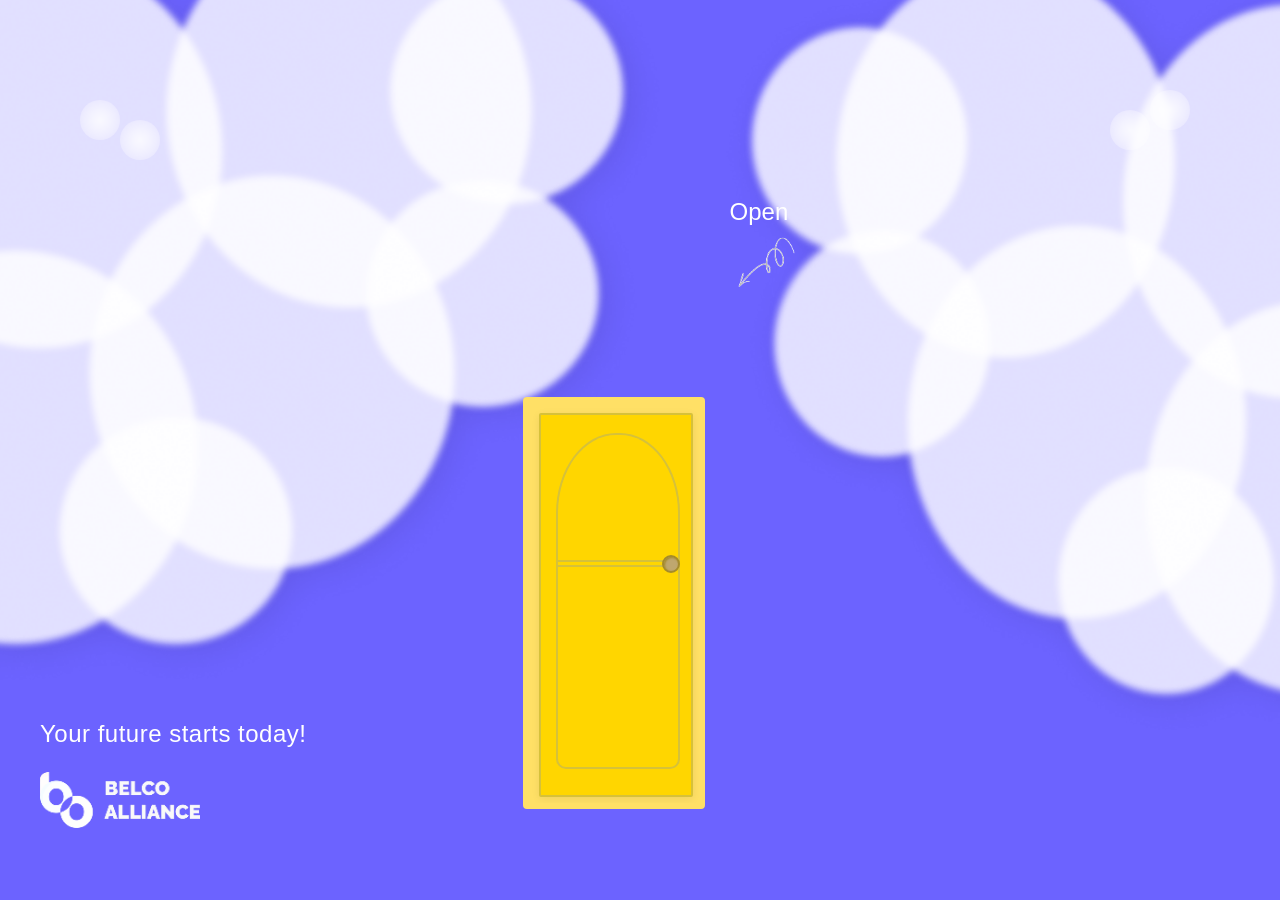
<file: index.html>
<!DOCTYPE html>
<html lang="en">
<head>
  <meta charset="UTF-8" />
  <meta name="viewport" content="width=device-width, initial-scale=1.0"/>
  <title>Door Animation with Video & Clouds</title>
  <style>
    html, body {
      margin: 0;
      padding: 0;
      width: 100vw;
      height: 100vh;
      overflow: hidden;
      background: #6c63ff;
      font-family: 'Segoe UI', Arial, sans-serif;
    }

    /* Animations */
    @keyframes cloudFloatLeft {
      0%, 100% { transform: translateX(0); }
      50% { transform: translateX(-20px); }
    }

    @keyframes cloudFloatRight {
      0%, 100% { transform: translateX(0); }
      50% { transform: translateX(20px); }
    }

    @keyframes smokeRise {
      0% {
        opacity: 0.4;
        transform: translateY(0) scale(1);
      }
      100% {
        opacity: 0;
        transform: translateY(-100px) scale(1.5);
      }
    }

    /* Clouds */
    .clouds-left-img,
    .clouds-right-img {
      position: absolute;
      height: 90vh;
      z-index: 2;
      pointer-events: none;
      user-select: none;
    }

    .clouds-left-img {
      left: -200px;
      top: -120px;
      animation: cloudFloatLeft 8s ease-in-out infinite;
    }

    .clouds-right-img {
      right: -250px;
      top: -70px;
      animation: cloudFloatRight 10s ease-in-out infinite;
    }

    /* Smoke */
    .smoke {
      position: absolute;
      width: 40px;
      height: 40px;
      background: radial-gradient(rgba(255,255,255,0.4), rgba(255,255,255,0));
      border-radius: 50%;
      pointer-events: none;
      animation: smokeRise 4s ease-in-out infinite;
      z-index: 1;
    }

    .smoke::before,
    .smoke::after {
      content: "";
      position: absolute;
      width: 100%;
      height: 100%;
      background: inherit;
      border-radius: 50%;
      animation: smokeRise 6s ease-in-out infinite;
    }

    .smoke::after {
      animation-delay: 8s;
    }

    /* Door Frame & Video Inside */
    .door-frame {
      width: 170px;
      height: 400px;
      background: #ffe066;
      border: 6px solid #ffe066;
      border-radius: 4px;
      position: absolute;
      left: 48%;
      top: 67%;
      transform: translate(-50%, -50%);
      display: flex;
      justify-content: center;
      align-items: center;
      perspective: 1200px;
      z-index: 3;
      overflow: hidden;
    }

    .door-scene {
      position: relative;
      width: 150px;
      height: 380px;
    }

    .video-inside-door {
      position: absolute;
      top: 0;
      left: 0;
      width: 150px;
      height: 380px;
      object-fit: cover;
      opacity: 0;
      transition: opacity 1s ease;
      z-index: 0;
      pointer-events: none;
      border-radius: 2px;
    }

    .door {
      width: 150px;
      height: 380px;
      background: #ffd600;
      border: 2px solid #d6c13a;
      border-radius: 2px;
      position: absolute;
      top: 0;
      left: 0;
      transform-origin: left;
      will-change: transform;
      box-shadow: 0 2px 8px rgba(0,0,0,0.07);
      z-index: 1;
    }

    .door-panel-arch,
    .door-panel-rect,
    .door-divider,
    .door-knob {
      position: absolute;
      z-index: 2;
    }

    .door-panel-arch {
      top: 18px;
      left: 15px;
      width: 120px;
      height: 140px;
      border: 2px solid #d6c13a;
      border-bottom: none;
      border-radius: 60px 60px 0 0 / 80px 80px 0 0;
      background: transparent;
    }

    .door-panel-rect {
      top: 150px;
      left: 15px;
      width: 120px;
      height: 200px;
      border: 2px solid #d6c13a;
      border-radius: 0 0 10px 10px;
      background: transparent;
    }

    .door-divider {
      left: 15px;
      top: 145px;
      width: 120px;
      height: 0;
      border-top: 2px solid #d6c13a;
    }

    .door-knob {
      left: 121px;
      top: 140px;
      width: 14px;
      height: 14px;
      background: #bfa76f;
      border-radius: 50%;
      border: 2px solid #a48b2c;
      box-shadow: 1px 1px 2px #a48b2c inset;
    }

    .left-content {
      position: absolute;
      left: 40px;
      bottom: 72px;
      color: #fff;
      z-index: 4;
      text-align: left;
    }

    .left-content .headline {
      font-size: 1.5em;
      font-weight: 300;
      margin-bottom: 24px;
      letter-spacing: 0.5px;
    }

    .logo-img {
      width: 160px;
      margin-top: 12px;
      display: block;
    }

    .open-label {
      position: absolute;
      left: 57%;
      top: 22%;
      z-index: 4;
      color: #fff;
      font-size: 1.5rem;
      display: flex;
      flex-direction: column;
      align-items: flex-start;
    }

    .open-arrow-img {
      width: 80px;
      height: 80px;
      margin-bottom: -20px;
    }
    
  </style>
</head>
<body>

  <!-- Clouds -->
  <img class="clouds-left-img" src="pics/door animation/cloudss.png" alt="Clouds Left" />
  <img class="clouds-right-img" src="pics/door animation/clouds1.png" alt="Clouds Right" />

  <!-- Smoke from clouds -->
  <div class="smoke" style="left: 80px; top: 100px;"></div>
  <div class="smoke" style="left: 120px; top: 120px;"></div>
  <div class="smoke" style="right: 90px; top: 90px;"></div>
  <div class="smoke" style="right: 130px; top: 110px;"></div>

  <!-- Left Content -->
  <div class="left-content">
    <div class="headline">Your future starts today!</div>
    <img class="logo-img" src="pics/door animation/logo (2).png" alt="Belco Alliance Logo" />
  </div>

  <!-- Label -->
  <div class="open-label">
    Open
    <img class="open-arrow-img" src="pics/door animation/line.png" alt="Open Arrow" />
  </div>

  <!-- Door Frame -->
  <div class="door-frame">
    <div class="door-scene">
      <!-- Inside Video -->
      <video id="bg-video" class="video-inside-door" muted autoplay loop playsinline>
        <source src="pics/door animation/v1.mp4" type="video/mp4" />
        Your browser does not support HTML5 video.
      </video>

      <!-- Door -->
      <div class="door" id="door">
        <div class="door-panel-arch"></div>
        <div class="door-divider"></div>
        <div class="door-panel-rect"></div>
        <div class="door-knob"></div>
      </div>
    </div>
  </div>

  <!-- Door Animation Script -->
  <script>
    const door = document.getElementById('door');
    const video = document.getElementById('bg-video');
    let doorPercent = 0;
    let targetPercent = 0;
    let animating = false;
    let videoShown = false;
    let redirected = false;

    window.addEventListener('wheel', (e) => {
      if (e.deltaY > 0) {
        targetPercent = Math.min(1, targetPercent + 0.02);
      } else {
        targetPercent = Math.max(0, targetPercent - 0.02);
      }
      if (!animating) animateDoor();
    }, { passive: false });

    function animateDoor() {
      animating = true;
      doorPercent += (targetPercent - doorPercent) * 0.03;

      if (!videoShown && doorPercent > 0.05) {
        video.style.opacity = '1';
        video.play();
        videoShown = true;
      }

      if (Math.abs(targetPercent - doorPercent) < 0.001) {
        doorPercent = targetPercent;
        animating = false;
      } else {
        requestAnimationFrame(animateDoor);
      }

      const doorAngle = -90 * doorPercent;
      door.style.transform = `rotateY(${doorAngle}deg)`;

      document.body.style.transform = `scale(${(doorPercent * 1.5) + 1.0}) translateY(${(doorPercent * -180)}px)`;

      if (doorPercent >= 0.99 && !redirected) {
        redirected = true;
        setTimeout(() => {
          window.location.href = "HomePage.html";
        }, 1000);
      }
    }
  </script>
</body>
</html>
</file>
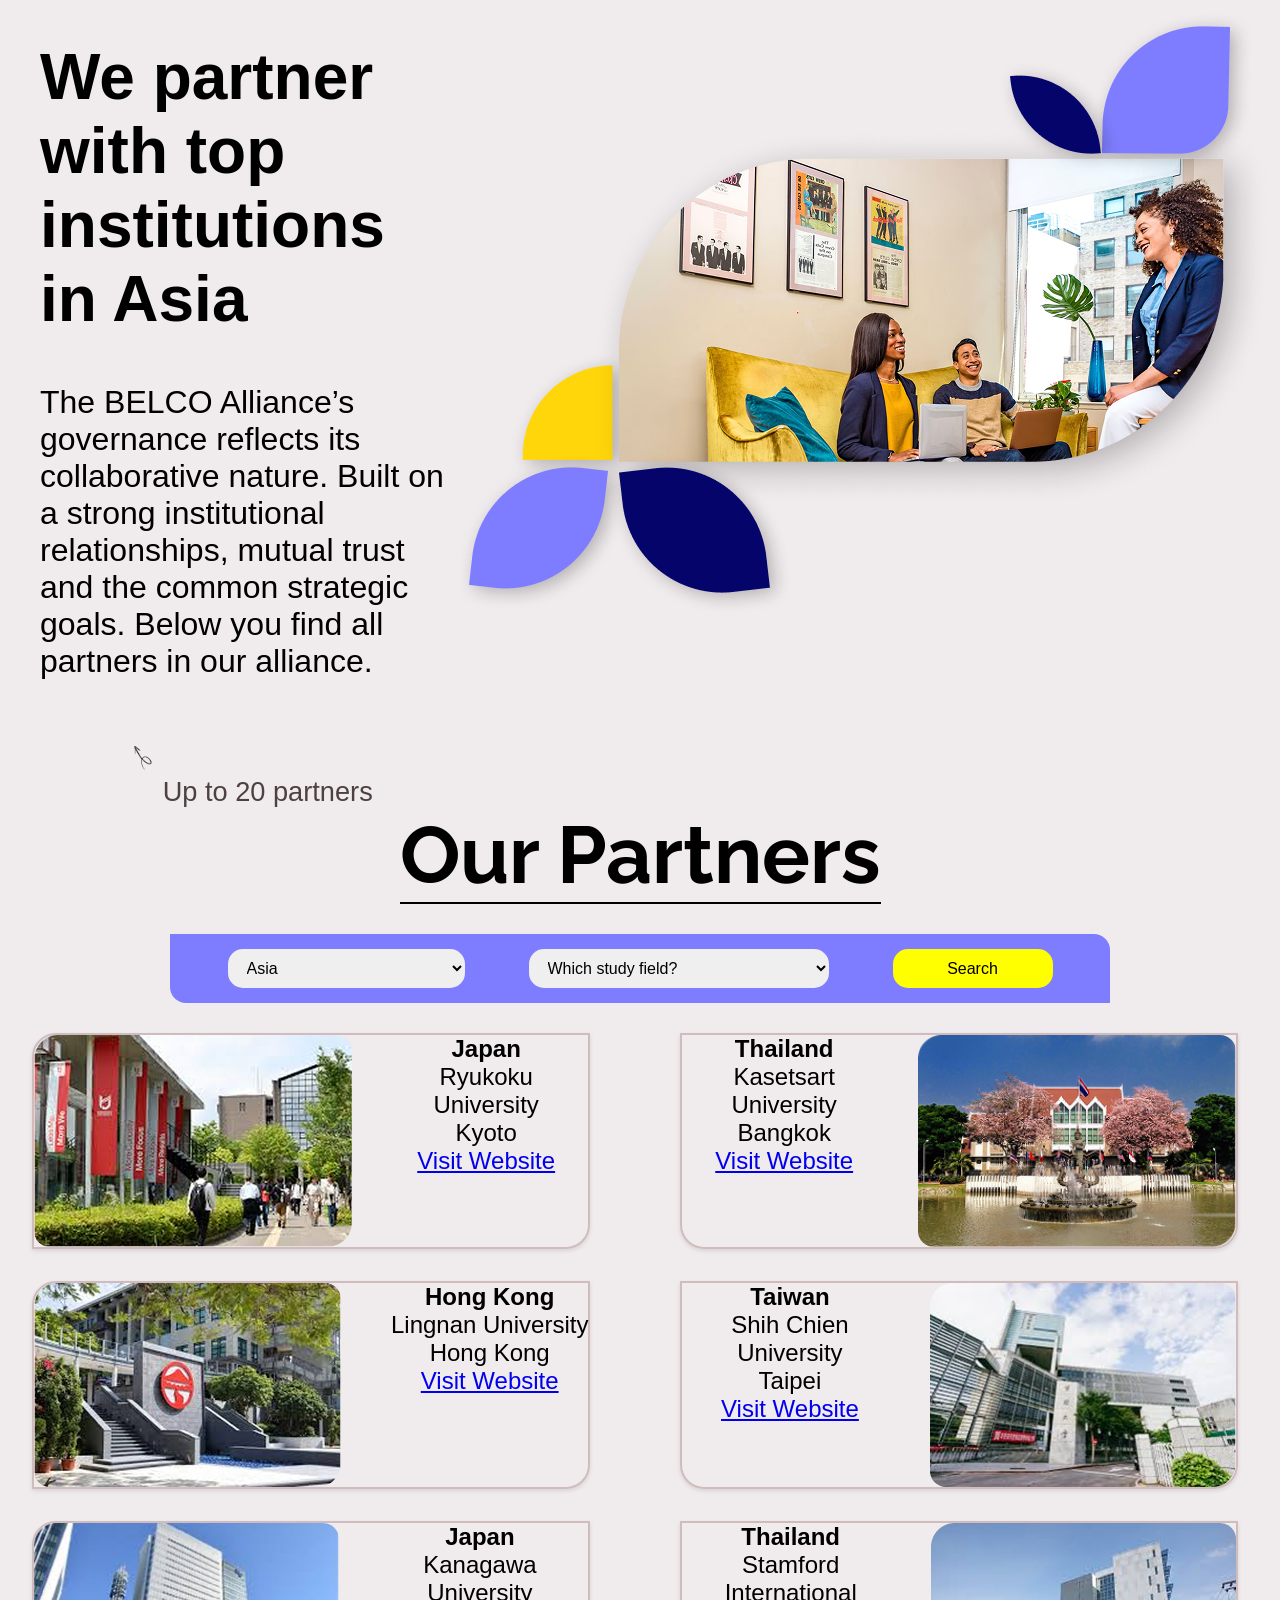
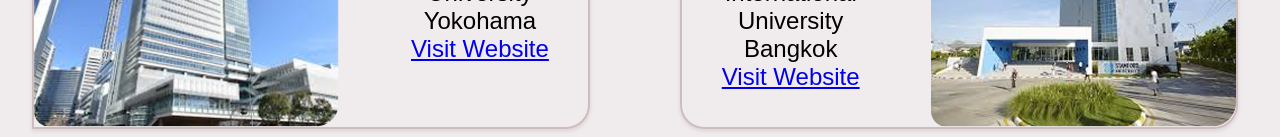
<file: asia.html>
<!DOCTYPE html>
<html lang="en">
<head>
    <meta charset="UTF-8">
    <meta name="viewport" content="width=device-width, initial-scale=1.0">
    <link rel="stylesheet" href="style.css">
    <title>Asia</title>
     <link href="https://fonts.googleapis.com/css?family=Raleway:400,700&display=swap" rel="stylesheet">

</head>
<body>
<section class="partners-intro-box">
    <article class="partners-intro-content">
        <div class="partners-intro-header"><strong>We partner with top institutions in Asia</strong></div>
        <div class="partners-intro-text">The BELCO Alliance’s governance reflects its collaborative nature. Built on a strong institutional relationships, mutual trust and the common strategic goals. Below you find all partners in our alliance.</div>
        <div class="partners-intro-sub"> 
            <img src="static/arrow.png" alt="arrow" class="partners-intro-arrow">
            <div class="partners-intro-subtext">Up to 20 partners</div>
        </div>
    
    </article>

 
    <article class="partners-intro-image">
        <img src="static/partnerspageimg.png" alt="Partners-pages-img" class="partners-intro-img">
    </article>

    
</section>


<section class="partners-pages">

    <article class="partners-pages-header"><strong>Our Partners</strong></article>

  <div class="filter-bar">
    <select id="regionSelect">
      <option value="">Where do you want to go?</option>
      <option value="Asia">Asia</option>
      <option value="Europe">Europe</option>
      <option value="North America">North America</option>
      <option value="South America">South America</option>
      <option value="Africa">Africa</option>
      <option value="Australia">Australia</option>
    </select>

    <select id="programSelect">
      <option value="">Which study field?</option>
      <option value="Business & Economics">Business & Economics</option>
      <option value="Engineering & Technology">Engineering & Technology</option>
      <option value="General & Comprehensive Studies">General & Comprehensive Studies</option>
      <option value="Arts, Humanities & Social Sciences">Arts, Humanities & Social Sciences</option>
    </select>

    <button class="searchbtn" onclick="applyFilters()">Search</button>
  </div>

  <div class="container" id="universityList"></div>

  <script>
    const universities = [
      { image:"static/newz.png",name: "Nelson Marlborough Institute of Technology (NMIT)", country: "New Zealand", city: "Nelson", region: "Australia", program: "Engineering & Technology", link: "https://www.nmit.ac.nz/" },
      { name: "Ryukoku University", country: "Japan", city: "Kyoto", region: "Asia", program: "Arts, Humanities & Social Sciences", link: "https://www.ryukoku.ac.jp/english2/",image:"static/ryoko.png" },
      { image:"static/germ.png",name: "CBS International Business School", country: "Germany", city: "Cologne", region: "Europe", program: "Business & Economics", link: "https://www.cbs.de/en/" },
      { image:"static/fin.png",name: "LAB University of Applied Sciences", country: "Finland", city: "Lahti and Lappeenranta", region: "Europe", program: "Engineering & Technology", link: "https://lab.fi/en" },
      { image:"static/ec.png",name: "Universidad Intercencial del Ecuador", country: "Ecuador", city: "Quito", region: "South America", program: "General & Comprehensive Studies", link: "https://www.unemi.edu.ec/" },
      { image:"static/ku.png",name: "Kasetsart University", country: "Thailand", city: "Bangkok", region: "Asia", program: "Engineering & Technology", link: "https://www.ku.ac.th/en" },
      { image:"static/udep.png",name: "Universidad de Piura", country: "Peru", city: "Piura", region: "South America", program: "Business & Economics", link: "https://www.udep.edu.pe/" },
      { image:"static/rus.png",name: "Plekhanov Russian University of Economics", country: "Russia", city: "Moscow", region: "Europe", program: "Business & Economics", link: "https://eng.rea.ru/" },
      { image:"static/reguin.png",name: "University of Regina", country: "Canada", city: "Regina", region: "North America", program: "General & Comprehensive Studies", link: "https://www.uregina.ca/" },
      { image:"static/ling.png",name: "Lingnan University", country: "Hong Kong", city: "Hong Kong", region: "Asia", program: "Arts, Humanities & Social Sciences", link: "https://www.ln.edu.hk/" },
      { image:"static/shih.png",name: "Shih Chien University", country: "Taiwan", city: "Taipei", region: "Asia", program: "General & Comprehensive Studies", link: "https://www.usc.edu.tw/" },
      { image:"static/pen.png",name: "Cape Peninsula University of Technology", country: "South Africa", city: "Cape Town", region: "Africa", program: "Engineering & Technology", link: "https://www.cput.ac.za/" },
      { image:"static/pais.png",name: "Universidad del Pais Vasco", country: "Spain", city: "San Sebastian", region: "Europe", program: "General & Comprehensive Studies", link: "https://www.ehu.eus/en/en-home" },
      { image:"static/kan.png",name: "Kanagawa University", country: "Japan", city: "Yokohama", region: "Asia", program: "Business & Economics", link: "https://www.kanagawa-u.ac.jp/english/" },
      { image:"static/stan.png",name: "Stamford International University", country: "Thailand", city: "Bangkok", region: "Asia", program: "Business & Economics", link: "https://www.stamford.edu/" },
      { image:"static/oto.png",name: "University of Ottawa", country: "Canada", city: "Ottawa", region: "North America", program: "General & Comprehensive Studies", link: "https://www.uottawa.ca/en" },
      { image:"static/chica.png",name: "North Park University", country: "USA", city: "Chicago", region: "North America", program: "Arts, Humanities & Social Sciences", link: "https://www.northpark.edu/" },
      { image:"static/insec.png",name: "BBA-INSEEC Business School", country: "France", city: "Bordeaux", region: "Europe", program: "Business & Economics", link: "https://www.inseec.com/" },
      { image:"static/ucl.png",name: "UCL University College", country: "Denmark", city: "Svendborg", region: "Europe", program: "General & Comprehensive Studies", link: "https://www.ucl.dk/international" },
      { image:"static/font.png",name: "Fontys University of Applied Sciences", country: "Netherlands", city: "Eindhoven", region: "Europe", program: "Engineering & Technology", link: "https://www.fontys.edu/" }
    ];

function renderUniversities(list) {
  const container = document.getElementById('universityList');
  container.innerHTML = '';
  list.forEach(u => {
    const card = document.createElement('div');
    card.className = 'university-card';
    
    card.innerHTML = `
      <img src="${u.image || 'static/defaultuni.png'}" alt="University Image" class="university-img">
      <div class="university-info">
        <strong>${u.country}</strong><br>
        ${u.name}<br>
        ${u.city}<br>
        <a href="${u.link}" target="_blank">Visit Website</a>
      </div>
    `;

    container.appendChild(card);
  });
}



    function applyFilters() {
      const region = document.getElementById('regionSelect').value;
      const program = document.getElementById('programSelect').value;

      const filtered = universities.filter(u => {
        return (!region || u.region === region) && (!program || u.program === program);
      });

      renderUniversities(filtered);
    }


  window.onload = () => {
  const defaultRegion = "Asia"; 
  document.getElementById('regionSelect').value = defaultRegion;
  const filtered = universities.filter(u => u.region === defaultRegion);
  renderUniversities(filtered);
};
  </script>

</section>
</body>
</html>
</file>
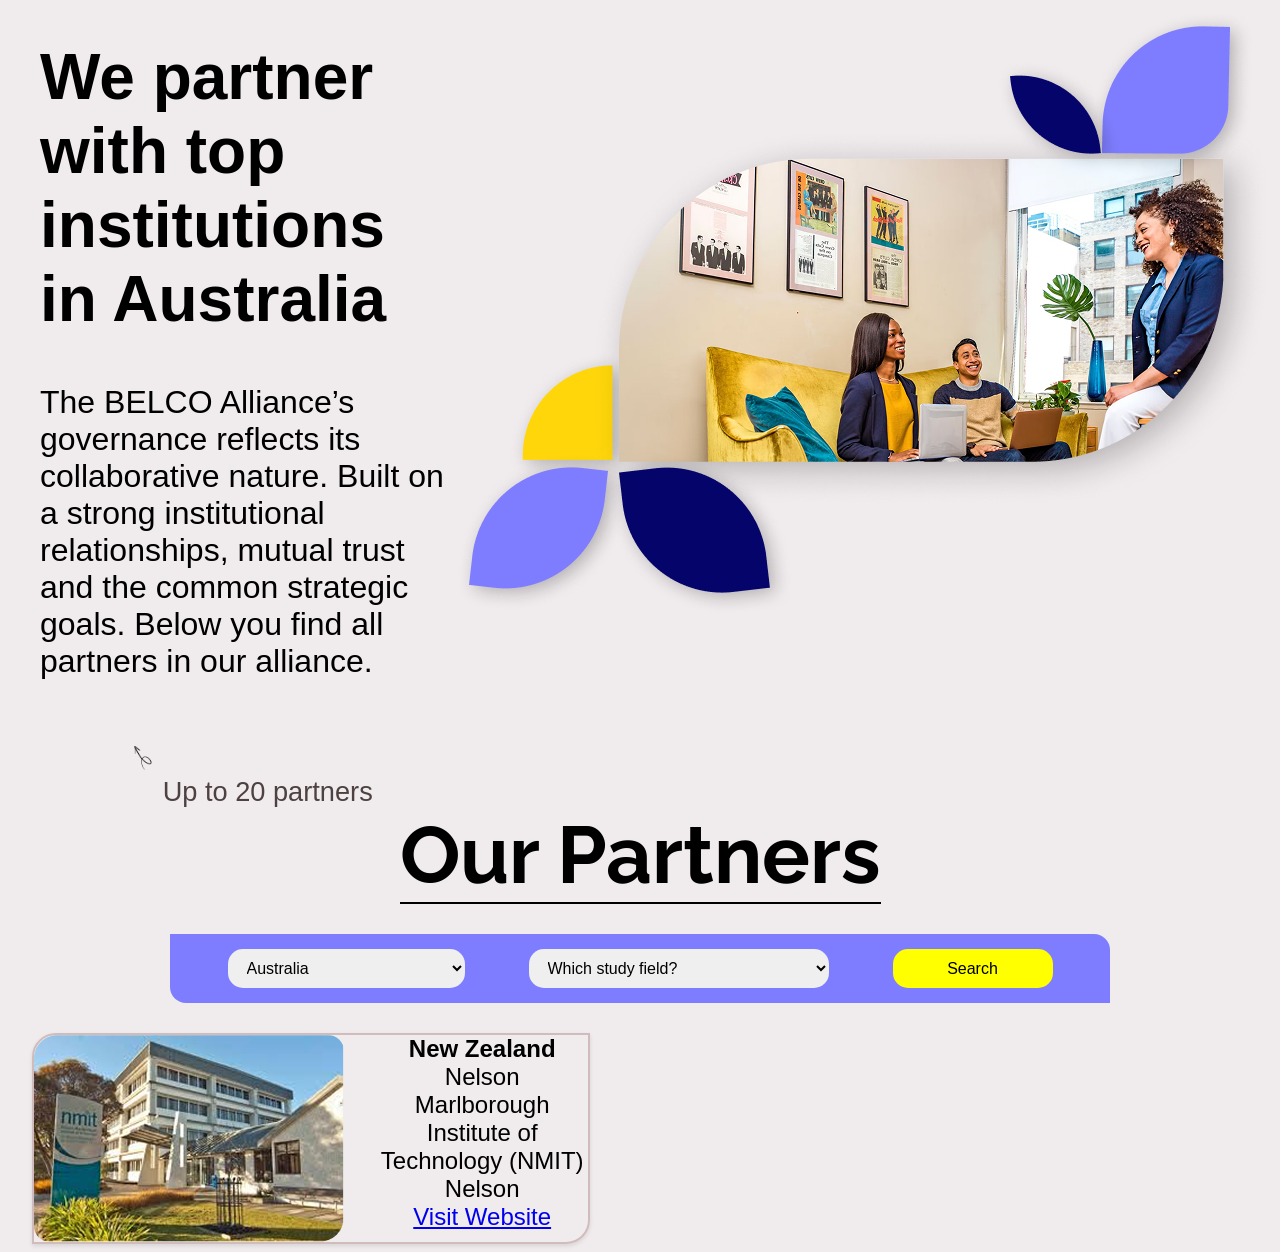
<file: australia.html>
<!DOCTYPE html>
<html lang="en">
<head>
    <meta charset="UTF-8">
    <meta name="viewport" content="width=device-width, initial-scale=1.0">
    <link rel="stylesheet" href="style.css">
     <link href="https://fonts.googleapis.com/css?family=Raleway:400,700&display=swap" rel="stylesheet">

    <title>>Australia</title>

</head>
<body>
<section class="partners-intro-box">
    <article class="partners-intro-content">
        <div class="partners-intro-header"><strong>We partner with top institutions in Australia</strong></div>
        <div class="partners-intro-text">The BELCO Alliance’s governance reflects its collaborative nature. Built on a strong institutional relationships, mutual trust and the common strategic goals. Below you find all partners in our alliance.</div>
        <div class="partners-intro-sub"> 
            <img src="static/arrow.png" alt="arrow" class="partners-intro-arrow">
            <div class="partners-intro-subtext">Up to 20 partners</div>
        </div>
    
    </article>

 
    <article class="partners-intro-image">
        <img src="static/partnerspageimg.png" alt="Partners-pages-img" class="partners-intro-img">
    </article>

    
</section>


<section class="partners-pages">

    <article class="partners-pages-header"><strong>Our Partners</strong></article>

  <div class="filter-bar">
    <select id="regionSelect">
      <option value="">Where do you want to go?</option>
      <option value="Asia">Asia</option>
      <option value="Europe">Europe</option>
      <option value="North America">North America</option>
      <option value="South America">South America</option>
      <option value="Africa">Africa</option>
      <option value="Australia">Australia</option>
    </select>

    <select id="programSelect">
      <option value="">Which study field?</option>
      <option value="Business & Economics">Business & Economics</option>
      <option value="Engineering & Technology">Engineering & Technology</option>
      <option value="General & Comprehensive Studies">General & Comprehensive Studies</option>
      <option value="Arts, Humanities & Social Sciences">Arts, Humanities & Social Sciences</option>
    </select>

    <button class="searchbtn" onclick="applyFilters()">Search</button>
  </div>

  <div class="container" id="universityList"></div>

  <script>
    const universities = [
      { image:"static/newz.png",name: "Nelson Marlborough Institute of Technology (NMIT)", country: "New Zealand", city: "Nelson", region: "Australia", program: "Engineering & Technology", link: "https://www.nmit.ac.nz/" },
      { name: "Ryukoku University", country: "Japan", city: "Kyoto", region: "Asia", program: "Arts, Humanities & Social Sciences", link: "https://www.ryukoku.ac.jp/english2/",image:"static/ryoko.png" },
      { image:"static/germ.png",name: "CBS International Business School", country: "Germany", city: "Cologne", region: "Europe", program: "Business & Economics", link: "https://www.cbs.de/en/" },
      { image:"static/fin.png",name: "LAB University of Applied Sciences", country: "Finland", city: "Lahti and Lappeenranta", region: "Europe", program: "Engineering & Technology", link: "https://lab.fi/en" },
      { image:"static/ec.png",name: "Universidad Intercencial del Ecuador", country: "Ecuador", city: "Quito", region: "South America", program: "General & Comprehensive Studies", link: "https://www.unemi.edu.ec/" },
      { image:"static/ku.png",name: "Kasetsart University", country: "Thailand", city: "Bangkok", region: "Asia", program: "Engineering & Technology", link: "https://www.ku.ac.th/en" },
      { image:"static/udep.png",name: "Universidad de Piura", country: "Peru", city: "Piura", region: "South America", program: "Business & Economics", link: "https://www.udep.edu.pe/" },
      { image:"static/rus.png",name: "Plekhanov Russian University of Economics", country: "Russia", city: "Moscow", region: "Europe", program: "Business & Economics", link: "https://eng.rea.ru/" },
      { image:"static/reguin.png",name: "University of Regina", country: "Canada", city: "Regina", region: "North America", program: "General & Comprehensive Studies", link: "https://www.uregina.ca/" },
      { image:"static/ling.png",name: "Lingnan University", country: "Hong Kong", city: "Hong Kong", region: "Asia", program: "Arts, Humanities & Social Sciences", link: "https://www.ln.edu.hk/" },
      { image:"static/shin.png",name: "Shih Chien University", country: "Taiwan", city: "Taipei", region: "Asia", program: "General & Comprehensive Studies", link: "https://www.usc.edu.tw/" },
      { image:"static/pen.png",name: "Cape Peninsula University of Technology", country: "South Africa", city: "Cape Town", region: "Africa", program: "Engineering & Technology", link: "https://www.cput.ac.za/" },
      { image:"static/pais.png",name: "Universidad del Pais Vasco", country: "Spain", city: "San Sebastian", region: "Europe", program: "General & Comprehensive Studies", link: "https://www.ehu.eus/en/en-home" },
      { image:"static/kan.png",name: "Kanagawa University", country: "Japan", city: "Yokohama", region: "Asia", program: "Business & Economics", link: "https://www.kanagawa-u.ac.jp/english/" },
      { image:"static/stan.png",name: "Stamford International University", country: "Thailand", city: "Bangkok", region: "Asia", program: "Business & Economics", link: "https://www.stamford.edu/" },
      { image:"static/oto.png",name: "University of Ottawa", country: "Canada", city: "Ottawa", region: "North America", program: "General & Comprehensive Studies", link: "https://www.uottawa.ca/en" },
      { image:"static/chica.png",name: "North Park University", country: "USA", city: "Chicago", region: "North America", program: "Arts, Humanities & Social Sciences", link: "https://www.northpark.edu/" },
      { image:"static/insec.png",name: "BBA-INSEEC Business School", country: "France", city: "Bordeaux", region: "Europe", program: "Business & Economics", link: "https://www.inseec.com/" },
      { image:"static/ucl.png",name: "UCL University College", country: "Denmark", city: "Svendborg", region: "Europe", program: "General & Comprehensive Studies", link: "https://www.ucl.dk/international" },
      { image:"static/font.png",name: "Fontys University of Applied Sciences", country: "Netherlands", city: "Eindhoven", region: "Europe", program: "Engineering & Technology", link: "https://www.fontys.edu/" }
    ];

function renderUniversities(list) {
  const container = document.getElementById('universityList');
  container.innerHTML = '';
  list.forEach(u => {
    const card = document.createElement('div');
    card.className = 'university-card';
    
    card.innerHTML = `
      <img src="${u.image || 'static/defaultuni.png'}" alt="University Image" class="university-img">
      <div class="university-info">
        <strong>${u.country}</strong><br>
        ${u.name}<br>
        ${u.city}<br>
        <a href="${u.link}" target="_blank">Visit Website</a>
      </div>
    `;

    container.appendChild(card);
  });
}



    function applyFilters() {
      const region = document.getElementById('regionSelect').value;
      const program = document.getElementById('programSelect').value;

      const filtered = universities.filter(u => {
        return (!region || u.region === region) && (!program || u.program === program);
      });

      renderUniversities(filtered);
    }

    
  window.onload = () => {
  const defaultRegion = "Australia"; 
  document.getElementById('regionSelect').value = defaultRegion;
  const filtered = universities.filter(u => u.region === defaultRegion);
  renderUniversities(filtered);
};
  </script>

</section>
</body>
</html>
</file>
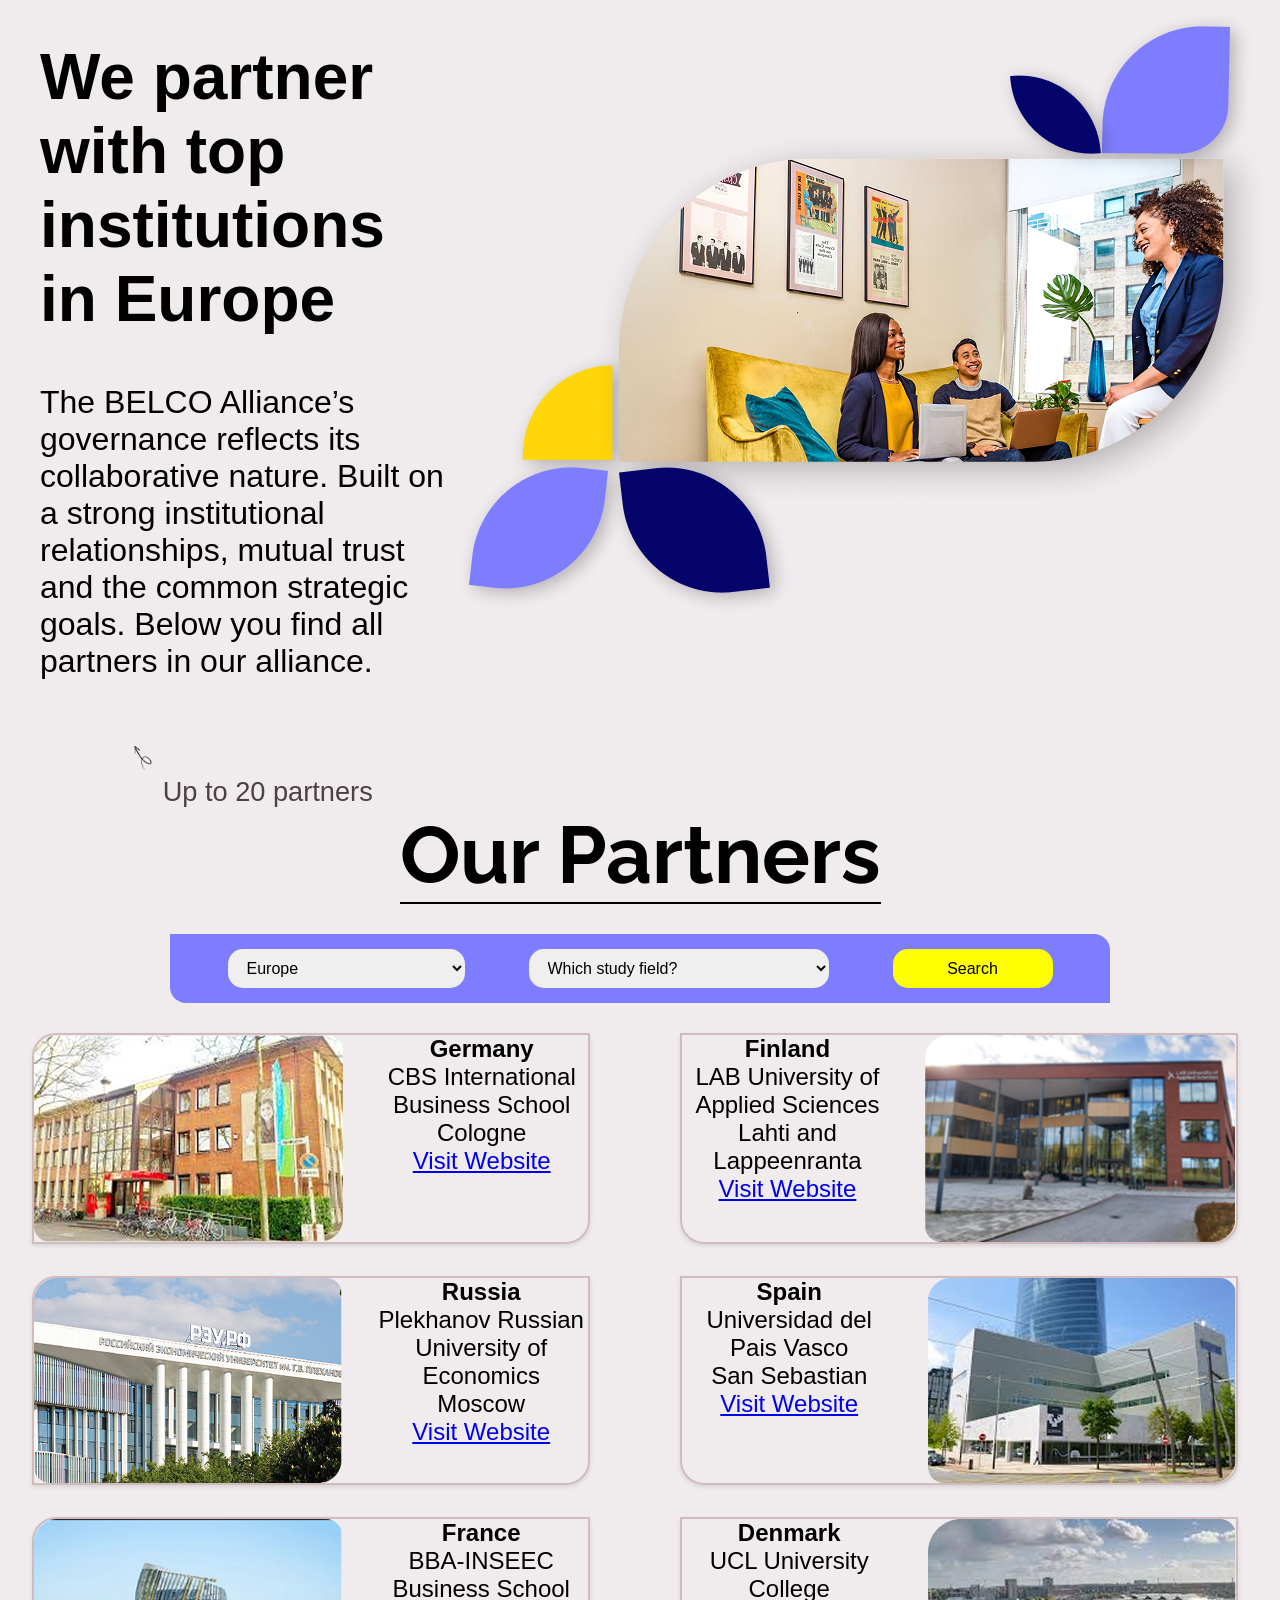
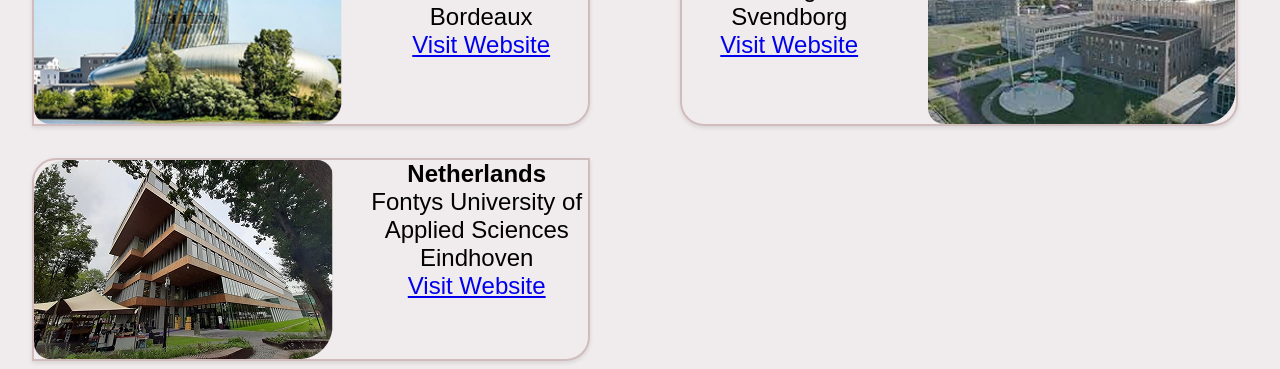
<file: europe.html>
<!DOCTYPE html>
<html lang="en">
<head>
    <meta charset="UTF-8">
    <meta name="viewport" content="width=device-width, initial-scale=1.0">
    <link rel="stylesheet" href="style.css">
    <title>Europe</title>
     <link href="https://fonts.googleapis.com/css?family=Raleway:400,700&display=swap" rel="stylesheet">

</head>
<body>
<section class="partners-intro-box">
    <article class="partners-intro-content">
        <div class="partners-intro-header"><strong>We partner with top institutions in Europe</strong></div>
        <div class="partners-intro-text">The BELCO Alliance’s governance reflects its collaborative nature. Built on a strong institutional relationships, mutual trust and the common strategic goals. Below you find all partners in our alliance.</div>
        <div class="partners-intro-sub"> 
            <img src="static/arrow.png" alt="arrow" class="partners-intro-arrow">
            <div class="partners-intro-subtext">Up to 20 partners</div>
        </div>
    
    </article>

 
    <article class="partners-intro-image">
        <img src="static/partnerspageimg.png" alt="Partners-pages-img" class="partners-intro-img">
    </article>

    
</section>


<section class="partners-pages">

    <article class="partners-pages-header"><strong>Our Partners</strong></article>

  <div class="filter-bar">
    <select id="regionSelect">
      <option value="">Where do you want to go?</option>
      <option value="Asia">Asia</option>
      <option value="Europe">Europe</option>
      <option value="North America">North America</option>
      <option value="South America">South America</option>
      <option value="Africa">Africa</option>
      <option value="Australia">Australia</option>
    </select>

    <select id="programSelect">
      <option value="">Which study field?</option>
      <option value="Business & Economics">Business & Economics</option>
      <option value="Engineering & Technology">Engineering & Technology</option>
      <option value="General & Comprehensive Studies">General & Comprehensive Studies</option>
      <option value="Arts, Humanities & Social Sciences">Arts, Humanities & Social Sciences</option>
    </select>

    <button class="searchbtn" onclick="applyFilters()">Search</button>
  </div>

  <div class="container" id="universityList"></div>

  <script>
    const universities = [
      { image:"static/newz.png",name: "Nelson Marlborough Institute of Technology (NMIT)", country: "New Zealand", city: "Nelson", region: "Australia", program: "Engineering & Technology", link: "https://www.nmit.ac.nz/" },
      { name: "Ryukoku University", country: "Japan", city: "Kyoto", region: "Asia", program: "Arts, Humanities & Social Sciences", link: "https://www.ryukoku.ac.jp/english2/",image:"static/ryoko.png" },
      { image:"static/germ.png",name: "CBS International Business School", country: "Germany", city: "Cologne", region: "Europe", program: "Business & Economics", link: "https://www.cbs.de/en/" },
      { image:"static/fin.png",name: "LAB University of Applied Sciences", country: "Finland", city: "Lahti and Lappeenranta", region: "Europe", program: "Engineering & Technology", link: "https://lab.fi/en" },
      { image:"static/ec.png",name: "Universidad Intercencial del Ecuador", country: "Ecuador", city: "Quito", region: "South America", program: "General & Comprehensive Studies", link: "https://www.unemi.edu.ec/" },
      { image:"static/ku.png",name: "Kasetsart University", country: "Thailand", city: "Bangkok", region: "Asia", program: "Engineering & Technology", link: "https://www.ku.ac.th/en" },
      { image:"static/udep.png",name: "Universidad de Piura", country: "Peru", city: "Piura", region: "South America", program: "Business & Economics", link: "https://www.udep.edu.pe/" },
      { image:"static/rus.png",name: "Plekhanov Russian University of Economics", country: "Russia", city: "Moscow", region: "Europe", program: "Business & Economics", link: "https://eng.rea.ru/" },
      { image:"static/reguin.png",name: "University of Regina", country: "Canada", city: "Regina", region: "North America", program: "General & Comprehensive Studies", link: "https://www.uregina.ca/" },
      { image:"static/ling.png",name: "Lingnan University", country: "Hong Kong", city: "Hong Kong", region: "Asia", program: "Arts, Humanities & Social Sciences", link: "https://www.ln.edu.hk/" },
      { image:"static/shin.png",name: "Shih Chien University", country: "Taiwan", city: "Taipei", region: "Asia", program: "General & Comprehensive Studies", link: "https://www.usc.edu.tw/" },
      { image:"static/pen.png",name: "Cape Peninsula University of Technology", country: "South Africa", city: "Cape Town", region: "Africa", program: "Engineering & Technology", link: "https://www.cput.ac.za/" },
      { image:"static/pais.png",name: "Universidad del Pais Vasco", country: "Spain", city: "San Sebastian", region: "Europe", program: "General & Comprehensive Studies", link: "https://www.ehu.eus/en/en-home" },
      { image:"static/kan.png",name: "Kanagawa University", country: "Japan", city: "Yokohama", region: "Asia", program: "Business & Economics", link: "https://www.kanagawa-u.ac.jp/english/" },
      { image:"static/stan.png",name: "Stamford International University", country: "Thailand", city: "Bangkok", region: "Asia", program: "Business & Economics", link: "https://www.stamford.edu/" },
      { image:"static/oto.png",name: "University of Ottawa", country: "Canada", city: "Ottawa", region: "North America", program: "General & Comprehensive Studies", link: "https://www.uottawa.ca/en" },
      { image:"static/chica.png",name: "North Park University", country: "USA", city: "Chicago", region: "North America", program: "Arts, Humanities & Social Sciences", link: "https://www.northpark.edu/" },
      { image:"static/insec.png",name: "BBA-INSEEC Business School", country: "France", city: "Bordeaux", region: "Europe", program: "Business & Economics", link: "https://www.inseec.com/" },
      { image:"static/ucl.png",name: "UCL University College", country: "Denmark", city: "Svendborg", region: "Europe", program: "General & Comprehensive Studies", link: "https://www.ucl.dk/international" },
      { image:"static/font.png",name: "Fontys University of Applied Sciences", country: "Netherlands", city: "Eindhoven", region: "Europe", program: "Engineering & Technology", link: "https://www.fontys.edu/" }
    ];

function renderUniversities(list) {
  const container = document.getElementById('universityList');
  container.innerHTML = '';
  list.forEach(u => {
    const card = document.createElement('div');
    card.className = 'university-card';
    
    card.innerHTML = `
      <img src="${u.image || 'static/defaultuni.png'}" alt="University Image" class="university-img">
      <div class="university-info">
        <strong>${u.country}</strong><br>
        ${u.name}<br>
        ${u.city}<br>
        <a href="${u.link}" target="_blank">Visit Website</a>
      </div>
    `;

    container.appendChild(card);
  });
}



    function applyFilters() {
      const region = document.getElementById('regionSelect').value;
      const program = document.getElementById('programSelect').value;

      const filtered = universities.filter(u => {
        return (!region || u.region === region) && (!program || u.program === program);
      });

      renderUniversities(filtered);
    }

    
  window.onload = () => {
  const defaultRegion = "Europe"; 
  document.getElementById('regionSelect').value = defaultRegion;
  const filtered = universities.filter(u => u.region === defaultRegion);
  renderUniversities(filtered);
};
  </script>

</section>
</body>
</html>
</file>
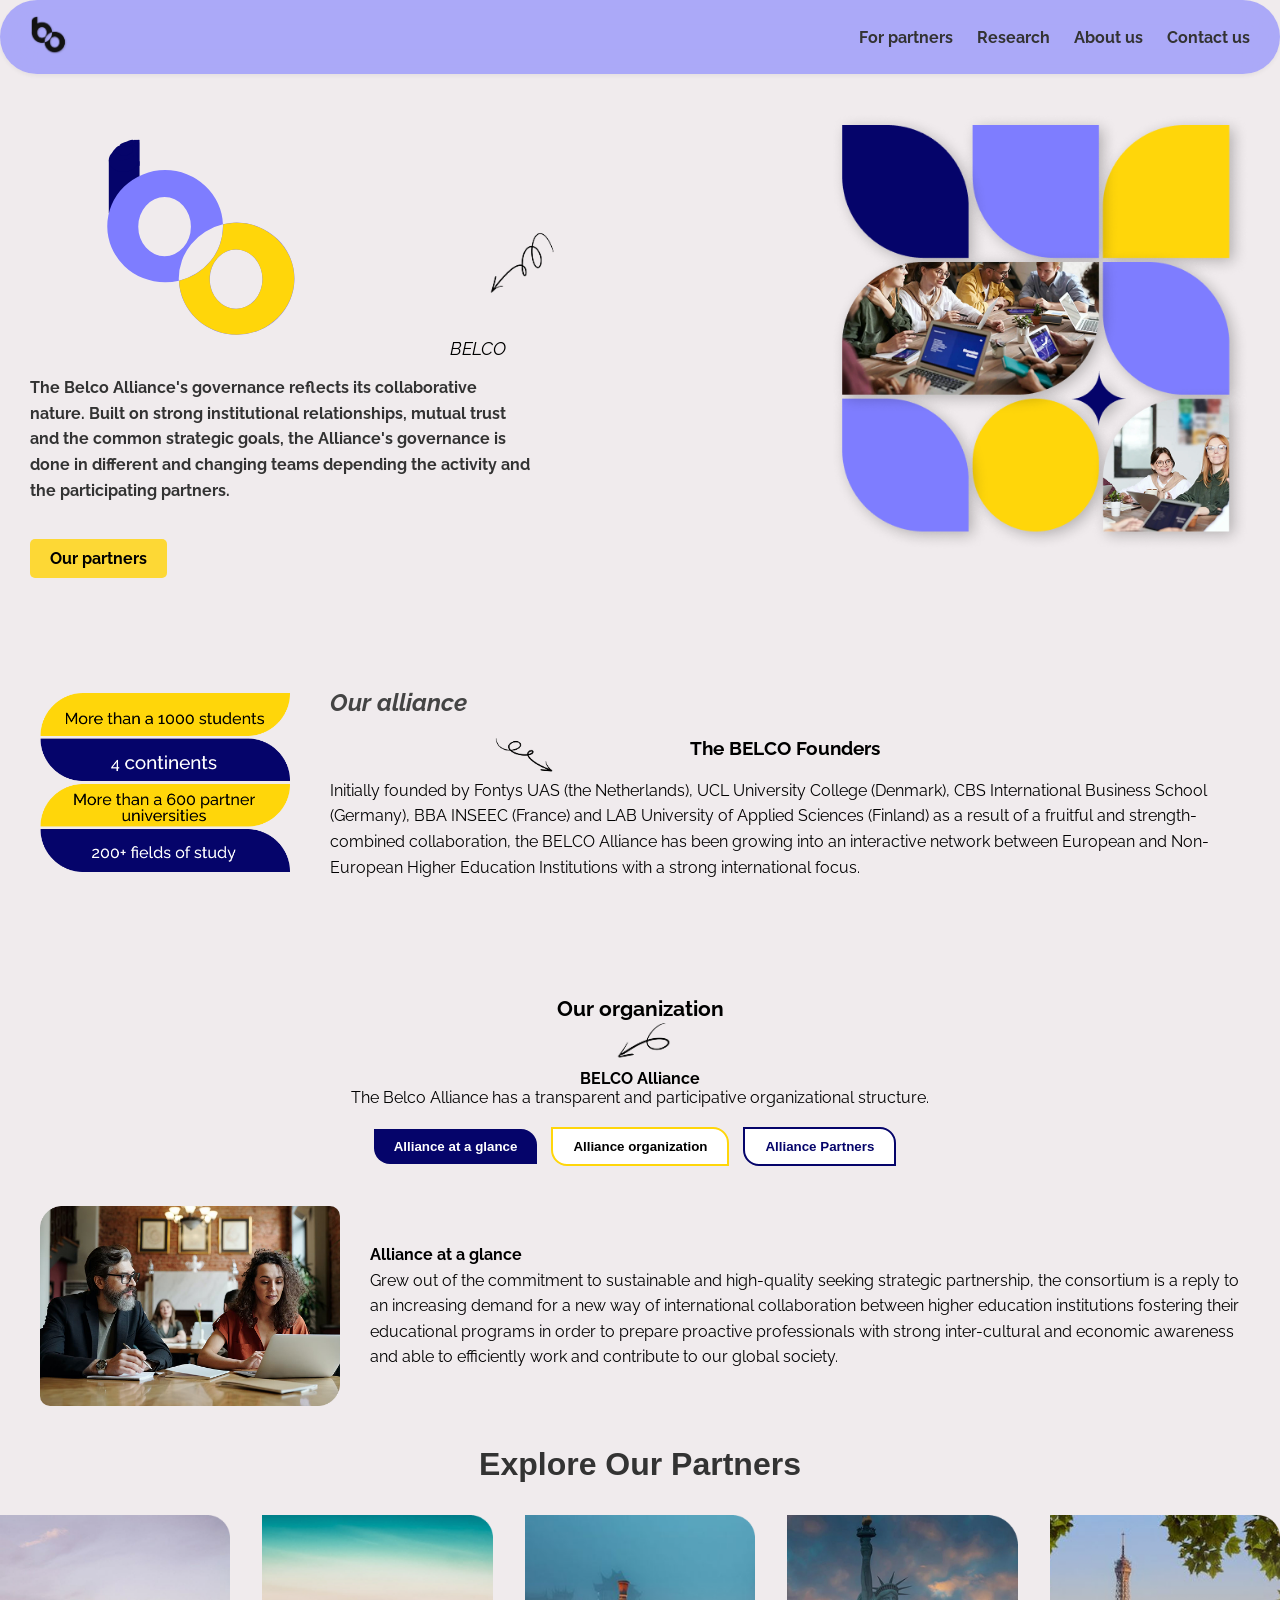
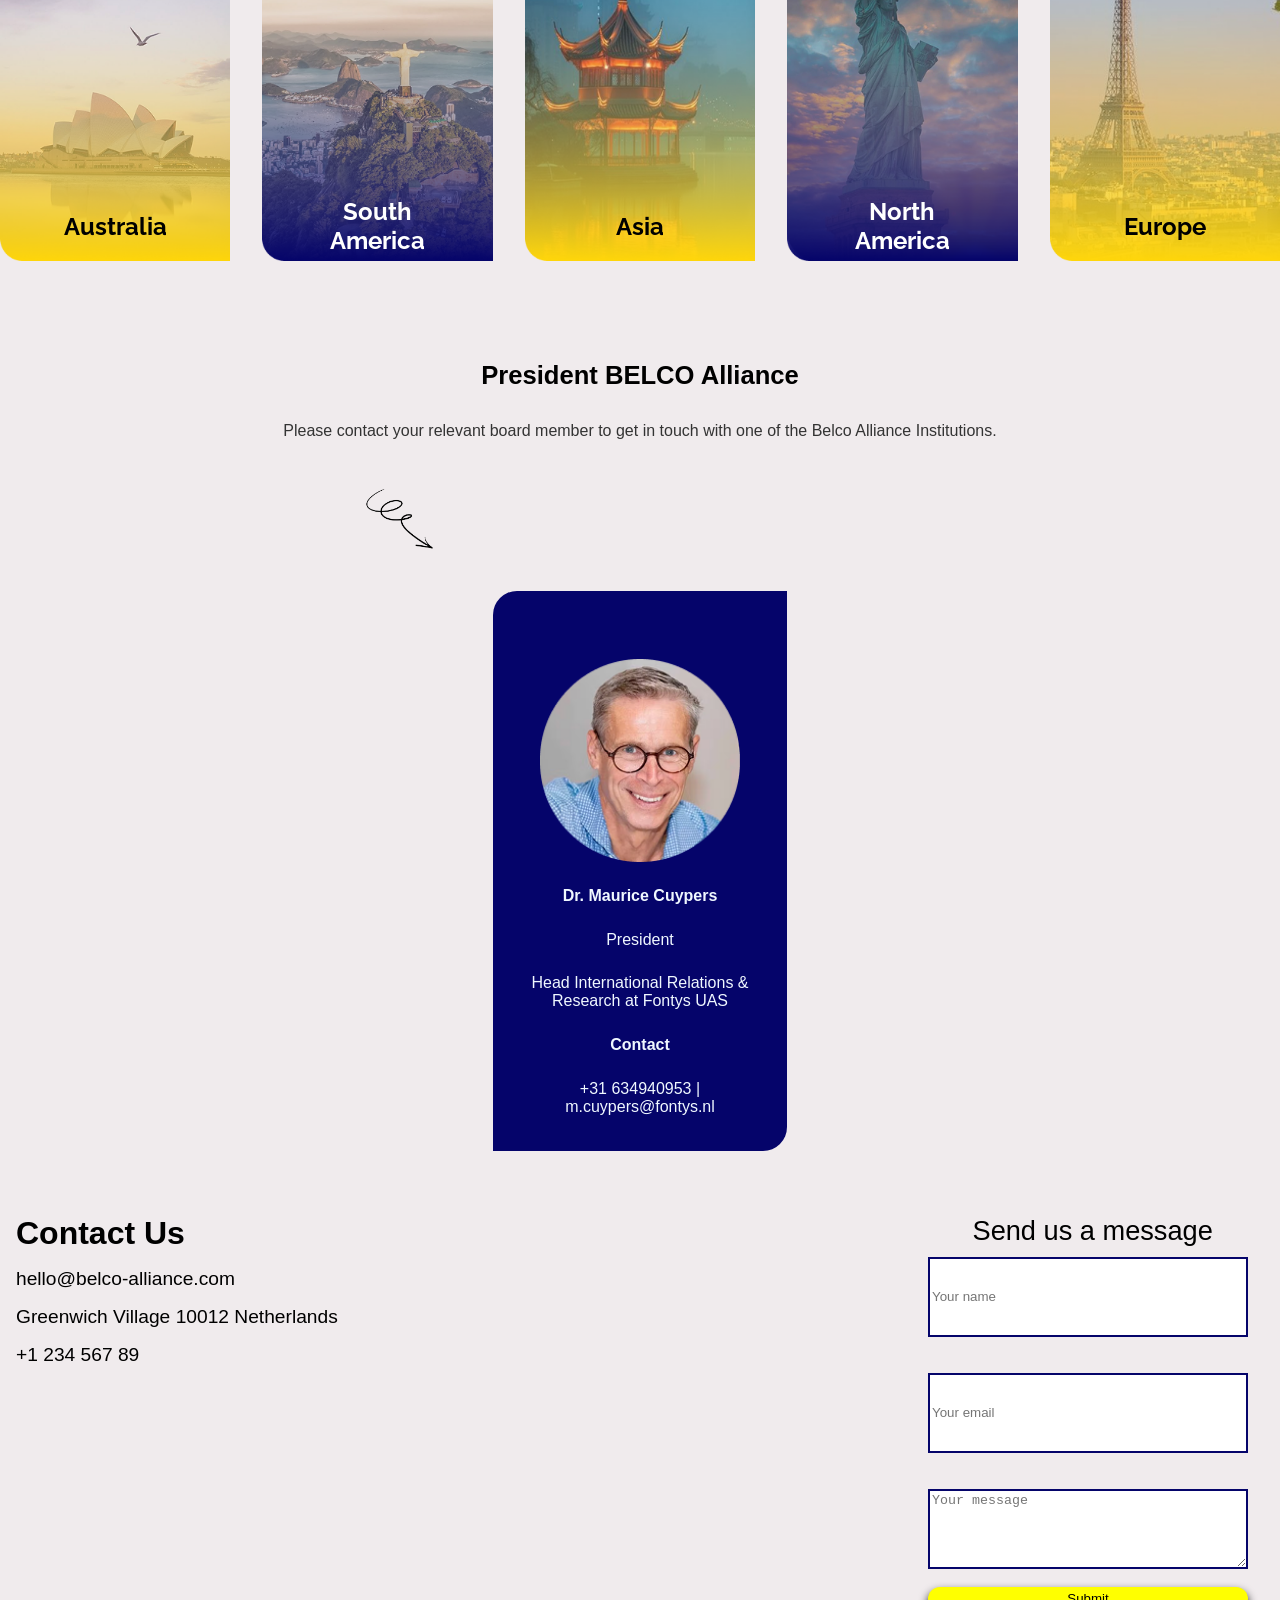
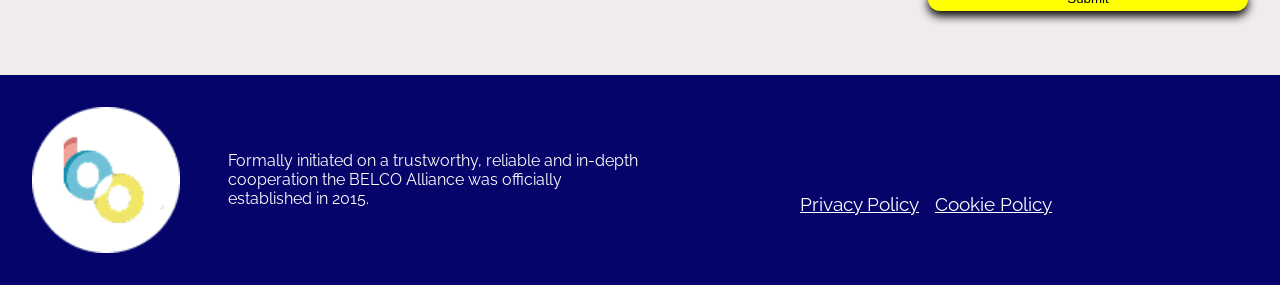
<file: HomePage.html>
<!DOCTYPE html>
<html lang="en">
<head>
  <meta charset="UTF-8">
  <title>Belco Alliance</title>
  <link rel="stylesheet" href="assets/HomePage.css">
    <link rel="stylesheet" href="style.css">
    <link href="https://fonts.googleapis.com/css?family=Raleway:400,700&display=swap" rel="stylesheet">
</head>
<body>
  <header>
     <a href="HomePage.html">
    <img src="pics/home page/hmPage2.png" alt="" style="height: 40px;">
    </a>
    
    <!-- Navigation bar -->
    <div class="nav-links">
      <a href="#explpartners">For partners</a>
      <a href="Research.html">Research</a>
      <a href="#about">About us</a>
      <a href="#contact-page">Contact us</a>
    </div>
  </header>


 
    <!-- Home section -->
   <section id="home" class="main">
    <div class="left-section">
      <img src="pics/home page/new_logo.svg" alt="" class="bo-logo">
      <img src="pics/home page/line.png" alt="" class="line1">
      <p class="label">BELCO</p>
      <p class="text">
        <strong>The Belco Alliance's governance reflects its collaborative nature. Built on strong institutional relationships, mutual trust and the common strategic goals, the Alliance's governance is done in different and changing teams depending the activity and the participating partners.</strong>
      </p>
      <a href="partners.html" class="button">Our partners</a>
    </div>

    <div class="right-section">
      <img src="pics/home page/hmPage1.png" alt="Belco Pattern Image">
    </div>
  </div>
   </section>


<!---Section about us-->
 <section id="about" class="container">
    <div class="top-banner">
      <img src="pics/home page/section2.png" alt="BELCO Info Graphic" />
      <div class="text-section">
        <h2><i>Our alliance</i></h2>
             <img src="pics/home page/line2.png" alt="" class="line2">
        <h3 class="title_OA"><strong>The BELCO Founders</strong><br/></h3>
        <p>Initially founded by Fontys UAS (the Netherlands), UCL University College (Denmark), CBS International Business School (Germany), BBA INSEEC (France) and LAB University of Applied Sciences (Finland) as a result of a fruitful and strength-combined collaboration, the BELCO Alliance has been growing into an interactive network between European and Non-European Higher Education Institutions with a strong international focus.
        </p>
      </div>
    </div>

   

<div class="section-title">Our organization</div>
<img src="pics/home page/line3.png" alt="" class="line3">
    <p class="text-section1"><strong>BELCO Alliance</strong><br/>
    The Belco Alliance has a transparent and participative organizational structure.</p>

    <div class="button-row">
      <button class="b1" onclick="showSection('glance-container')">Alliance at a glance</button>
      <button class="b2" onclick="showSection('organization-container')">Alliance organization</button>
      <button class="b3" onclick="showSection('partners-container')">Alliance Partners</button>
    </div>

    <div id="glance-container" class="info-container active">
      <img src="pics/home page/section3.png" alt="Alliance at a glance Image" />
      <p><strong>Alliance at a glance</strong><br/>
        Grew out of the commitment to sustainable and high-quality seeking strategic partnership, the consortium is a reply to an increasing demand for a new way of international collaboration between higher education institutions fostering their educational programs in order to prepare proactive professionals with strong inter-cultural and economic awareness and able to efficiently work and contribute to our global society.
      </p>
    </div>

    <div id="organization-container" class="info-container">
      <img src="pics/home page/sec3.png" alt="Alliance Organization Image" />
      <p><strong>Alliance organization</strong><br/>
       The Belco alliance is constructed as an organizational structure with horizontal communication. Our president, Dr. Maurice Cuypers, values accessible communication between all partners and thereby we aim at creating synergy. Ensuring transparency and participation. Our shared goal is to become a contributing globally with strong collaboration between our partners.
      </p>
    </div>

    <div id="partners-container" class="info-container">
      <img src="pics/home page/p3.png" alt="Alliance Partners Image" />
      <p><strong>Alliance Partners</strong><br/>
        The BELCO Alliance continuously consolidates the higher education community and its relationship with international partners by promoting cooperation among its members and affiliates and providing a “space” in which member representatives can meet, interact and develop their collaborative projects. Find more info about our partners at our Institutions page.
      </p>
    </div>
  </div>

</section>

<!---Section Explore Partners-->

<section id="explpartners">
        <h1 class="explpartners-title">Explore Our Partners</h1>
        
        <article class="explparnets-content">

          <img class="plane-animation" src="static/plane.png" alt="plane">
        <img class="clouds-animation" src="static/clouds.png" alt="clouds">
        

    <div class="explpartners-card">
        <a href="australia.html">
            <div class="explparnets-imgcard">
                <img src="static/australia.png" alt="Partner1" class="explparnets-image">
                <span class="explparnets-text">Australia</span>
            </div>
        </a>
    </div>

    <div class="explpartners-card">
        <a href="southAmerica.html">
            <div class="explparnets-imgcard">
                <img src="static/southamerica.png" alt="Partner2" class="explparnets-image">
                <span class="explparnets-text">South America</span>
            </div>
        </a>
    </div>

    <div class="explpartners-card">
        <a href="asia.html">
            <div class="explparnets-imgcard">
                <img src="static/asia.png" alt="Partner3" class="explparnets-image">
                <span class="explparnets-text">Asia</span>
            </div>
        </a>
    </div>

    <div class="explpartners-card">
        <a href="northAmerica.html">
            <div class="explparnets-imgcard">
                <img src="static/northamerica.png" alt="Partner4" class="explparnets-image">
                <span class="explparnets-text">North America</span>
            </div>
        </a>
    </div>

    <div class="explpartners-card">
        <a href="europe.html">
            <div class="explparnets-imgcard">
                <img src="static/europe.png" alt="Partner5" class="explparnets-image">
                <span class="explparnets-text">Europe</span>
            </div>
        </a>
    </div>

</article>

</section>

<!---Section about us -pt.2-->

    <section id="about-2">

        <article class="about-header"><strong>President BELCO Alliance</strong></article>
        <article class="about-subheader">Please contact your relevant board member to get in touch with one of the Belco Alliance Institutions.</article>
        <img src="static/abarrow.png" alt="arrow" class="about-arrow">
        <article class="about-box"> 
            <img class="about-image" src="static/about.png" alt="about-img">
            <div class="about-text"><strong>Dr. Maurice Cuypers</strong></div>
            <div class="about-text">President</div>
            <div class="about-text">Head International Relations & Research at Fontys UAS</div>
            <div class="about-text"><strong>Contact</strong></div>
            <div class="about-text">+31 634940953 | m.cuypers@fontys.nl</div>
        </article>
    </section>

    <!---Section Contacts-->

    <section id="contact-page">
        <article class="contact-content">
            <div class="contact-header"><strong>Contact Us</strong></div>
            <div>hello@belco-alliance.com</div>
            <div>Greenwich Village 10012 Netherlands</div>
            <div>+1 234 567 89</div>
        </article>

        <article class="contact-form">
        
           <div class="contact-form-header">Send us a message</div>
         <form class="contat-form-box" action="https://"
          method="POST">
          <input type="text" id= "contat-form-box-name" placeholder="Your name" required><br>
          <br>
          <input type="email" id="contat-form-box-email" placeholder="Your email" required><br>
          <br>
          <textarea id="contat-form-box-message" placeholder="Your message" required></textarea>
            <br>
          <button type="submit" class="submit-button">Submit</button>
         </form> 
        </article>
    </section>

    <!---Section footer -->
    <footer class="footer">
        <article class="footer-header-1"> 
            <img class="footer-logo" src="static/flogo.png" alt="footer-logo">
            <div class="footer-text">Formally initiated on a trustworthy, reliable and in-depth cooperation the BELCO Alliance was officially established in 2015.</div>
          </article>

            <article class="footer-header-2"> 
               <a class="footer-text2" href="https://www.generateprivacypolicy.com/live.php?token=kQ71N8ZQ43jHgeh4C9GCCOoGYNUqSSD5">Privacy Policy </a>
               <a class="footer-text2" href="https://www.cookiepolicygenerator.com/live.php?token=YhuAG3pjIFWHJpxF0hFpCS5Bh1Silajg">Cookie Policy </a>
            </article>
       
    </footer>

    <script src="script.js"></script>
    <script src="script1.js"></script>

  <script>
  function showSection(sectionId) {
    const containers = document.querySelectorAll('.info-container');
    containers.forEach(container => container.style.display = 'none');

    const activeContainer = document.getElementById(sectionId);
    if (activeContainer) {
      activeContainer.style.display = 'flex';
    }
  }

 
  document.addEventListener("DOMContentLoaded", () => {
    showSection('glance-container');
  });
</script>

</body>
</html>
</file>
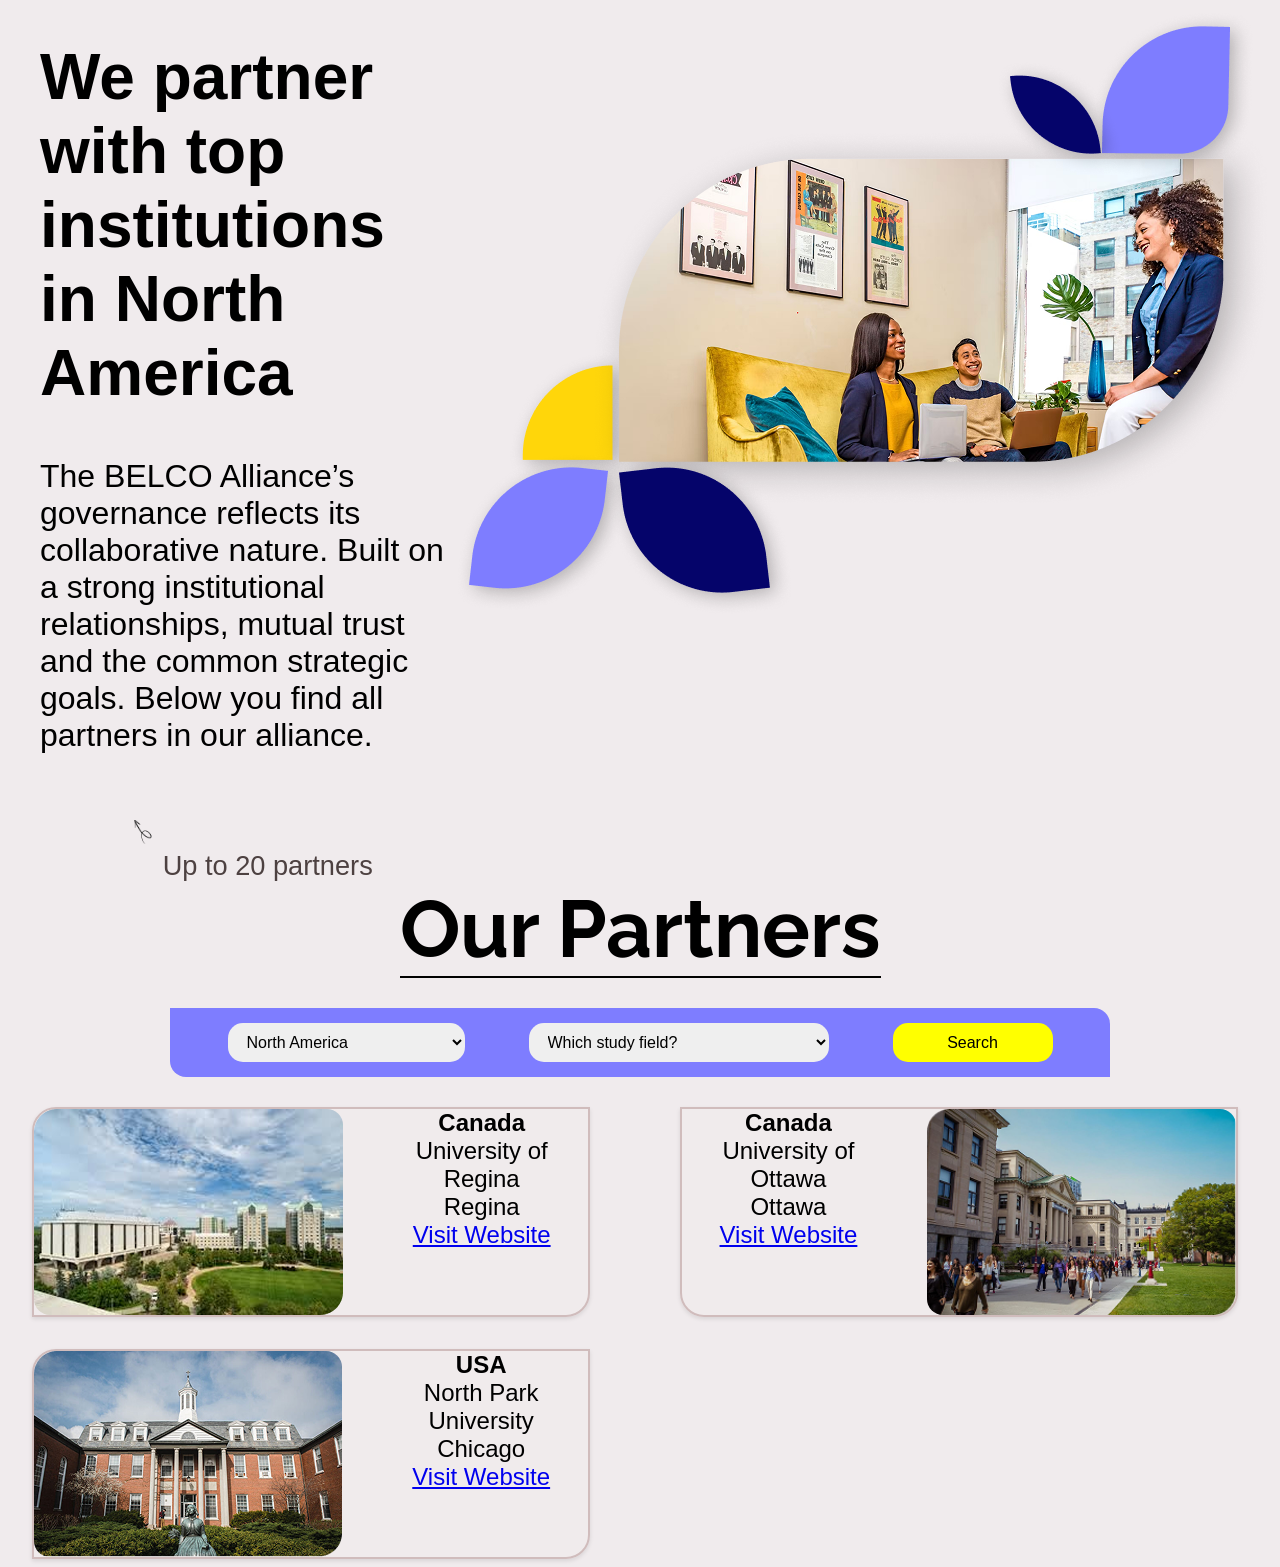
<file: northAmerica.html>
<!DOCTYPE html>
<html lang="en">
<head>
    <meta charset="UTF-8">
    <meta name="viewport" content="width=device-width, initial-scale=1.0">
    <link rel="stylesheet" href="style.css">
     <link href="https://fonts.googleapis.com/css?family=Raleway:400,700&display=swap" rel="stylesheet">

    <title>>North America</title>
</head>
<body>
<section class="partners-intro-box">
    <article class="partners-intro-content">
        <div class="partners-intro-header"><strong>We partner with top institutions in North America</strong></div>
        <div class="partners-intro-text">The BELCO Alliance’s governance reflects its collaborative nature. Built on a strong institutional relationships, mutual trust and the common strategic goals. Below you find all partners in our alliance.</div>
        <div class="partners-intro-sub"> 
            <img src="static/arrow.png" alt="arrow" class="partners-intro-arrow">
            <div class="partners-intro-subtext">Up to 20 partners</div>
        </div>
    
    </article>

 
    <article class="partners-intro-image">
        <img src="static/partnerspageimg.png" alt="Partners-pages-img" class="partners-intro-img">
    </article>

    
</section>


<section class="partners-pages">

    <article class="partners-pages-header"><strong>Our Partners</strong></article>

  <div class="filter-bar">
    <select id="regionSelect">
      <option value="">Where do you want to go?</option>
      <option value="Asia">Asia</option>
      <option value="Europe">Europe</option>
      <option value="North America">North America</option>
      <option value="South America">South America</option>
      <option value="Africa">Africa</option>
      <option value="Australia">Australia</option>
    </select>

    <select id="programSelect">
      <option value="">Which study field?</option>
      <option value="Business & Economics">Business & Economics</option>
      <option value="Engineering & Technology">Engineering & Technology</option>
      <option value="General & Comprehensive Studies">General & Comprehensive Studies</option>
      <option value="Arts, Humanities & Social Sciences">Arts, Humanities & Social Sciences</option>
    </select>

    <button class="searchbtn" onclick="applyFilters()">Search</button>
  </div>

  <div class="container" id="universityList"></div>

  <script>
    const universities = [
      { image:"static/newz.png",name: "Nelson Marlborough Institute of Technology (NMIT)", country: "New Zealand", city: "Nelson", region: "Australia", program: "Engineering & Technology", link: "https://www.nmit.ac.nz/" },
      { name: "Ryukoku University", country: "Japan", city: "Kyoto", region: "Asia", program: "Arts, Humanities & Social Sciences", link: "https://www.ryukoku.ac.jp/english2/",image:"static/ryoko.png" },
      { image:"static/germ.png",name: "CBS International Business School", country: "Germany", city: "Cologne", region: "Europe", program: "Business & Economics", link: "https://www.cbs.de/en/" },
      { image:"static/fin.png",name: "LAB University of Applied Sciences", country: "Finland", city: "Lahti and Lappeenranta", region: "Europe", program: "Engineering & Technology", link: "https://lab.fi/en" },
      { image:"static/ec.png",name: "Universidad Intercencial del Ecuador", country: "Ecuador", city: "Quito", region: "South America", program: "General & Comprehensive Studies", link: "https://www.unemi.edu.ec/" },
      { image:"static/ku.png",name: "Kasetsart University", country: "Thailand", city: "Bangkok", region: "Asia", program: "Engineering & Technology", link: "https://www.ku.ac.th/en" },
      { image:"static/udep.png",name: "Universidad de Piura", country: "Peru", city: "Piura", region: "South America", program: "Business & Economics", link: "https://www.udep.edu.pe/" },
      { image:"static/rus.png",name: "Plekhanov Russian University of Economics", country: "Russia", city: "Moscow", region: "Europe", program: "Business & Economics", link: "https://eng.rea.ru/" },
      { image:"static/reguin.png",name: "University of Regina", country: "Canada", city: "Regina", region: "North America", program: "General & Comprehensive Studies", link: "https://www.uregina.ca/" },
      { image:"static/ling.png",name: "Lingnan University", country: "Hong Kong", city: "Hong Kong", region: "Asia", program: "Arts, Humanities & Social Sciences", link: "https://www.ln.edu.hk/" },
      { image:"static/shin.png",name: "Shih Chien University", country: "Taiwan", city: "Taipei", region: "Asia", program: "General & Comprehensive Studies", link: "https://www.usc.edu.tw/" },
      { image:"static/pen.png",name: "Cape Peninsula University of Technology", country: "South Africa", city: "Cape Town", region: "Africa", program: "Engineering & Technology", link: "https://www.cput.ac.za/" },
      { image:"static/pais.png",name: "Universidad del Pais Vasco", country: "Spain", city: "San Sebastian", region: "Europe", program: "General & Comprehensive Studies", link: "https://www.ehu.eus/en/en-home" },
      { image:"static/kan.png",name: "Kanagawa University", country: "Japan", city: "Yokohama", region: "Asia", program: "Business & Economics", link: "https://www.kanagawa-u.ac.jp/english/" },
      { image:"static/stan.png",name: "Stamford International University", country: "Thailand", city: "Bangkok", region: "Asia", program: "Business & Economics", link: "https://www.stamford.edu/" },
      { image:"static/oto.png",name: "University of Ottawa", country: "Canada", city: "Ottawa", region: "North America", program: "General & Comprehensive Studies", link: "https://www.uottawa.ca/en" },
      { image:"static/chica.png",name: "North Park University", country: "USA", city: "Chicago", region: "North America", program: "Arts, Humanities & Social Sciences", link: "https://www.northpark.edu/" },
      { image:"static/insec.png",name: "BBA-INSEEC Business School", country: "France", city: "Bordeaux", region: "Europe", program: "Business & Economics", link: "https://www.inseec.com/" },
      { image:"static/ucl.png",name: "UCL University College", country: "Denmark", city: "Svendborg", region: "Europe", program: "General & Comprehensive Studies", link: "https://www.ucl.dk/international" },
      { image:"static/font.png",name: "Fontys University of Applied Sciences", country: "Netherlands", city: "Eindhoven", region: "Europe", program: "Engineering & Technology", link: "https://www.fontys.edu/" }
    ];

function renderUniversities(list) {
  const container = document.getElementById('universityList');
  container.innerHTML = '';
  list.forEach(u => {
    const card = document.createElement('div');
    card.className = 'university-card';
    
    card.innerHTML = `
      <img src="${u.image || 'static/defaultuni.png'}" alt="University Image" class="university-img">
      <div class="university-info">
        <strong>${u.country}</strong><br>
        ${u.name}<br>
        ${u.city}<br>
        <a href="${u.link}" target="_blank">Visit Website</a>
      </div>
    `;

    container.appendChild(card);
  });
}



    function applyFilters() {
      const region = document.getElementById('regionSelect').value;
      const program = document.getElementById('programSelect').value;

      const filtered = universities.filter(u => {
        return (!region || u.region === region) && (!program || u.program === program);
      });

      renderUniversities(filtered);
    }

    
  window.onload = () => {
  const defaultRegion = "North America"; 
  document.getElementById('regionSelect').value = defaultRegion;
  const filtered = universities.filter(u => u.region === defaultRegion);
  renderUniversities(filtered);
};
  </script>

</section>
</body>
</html>
</file>
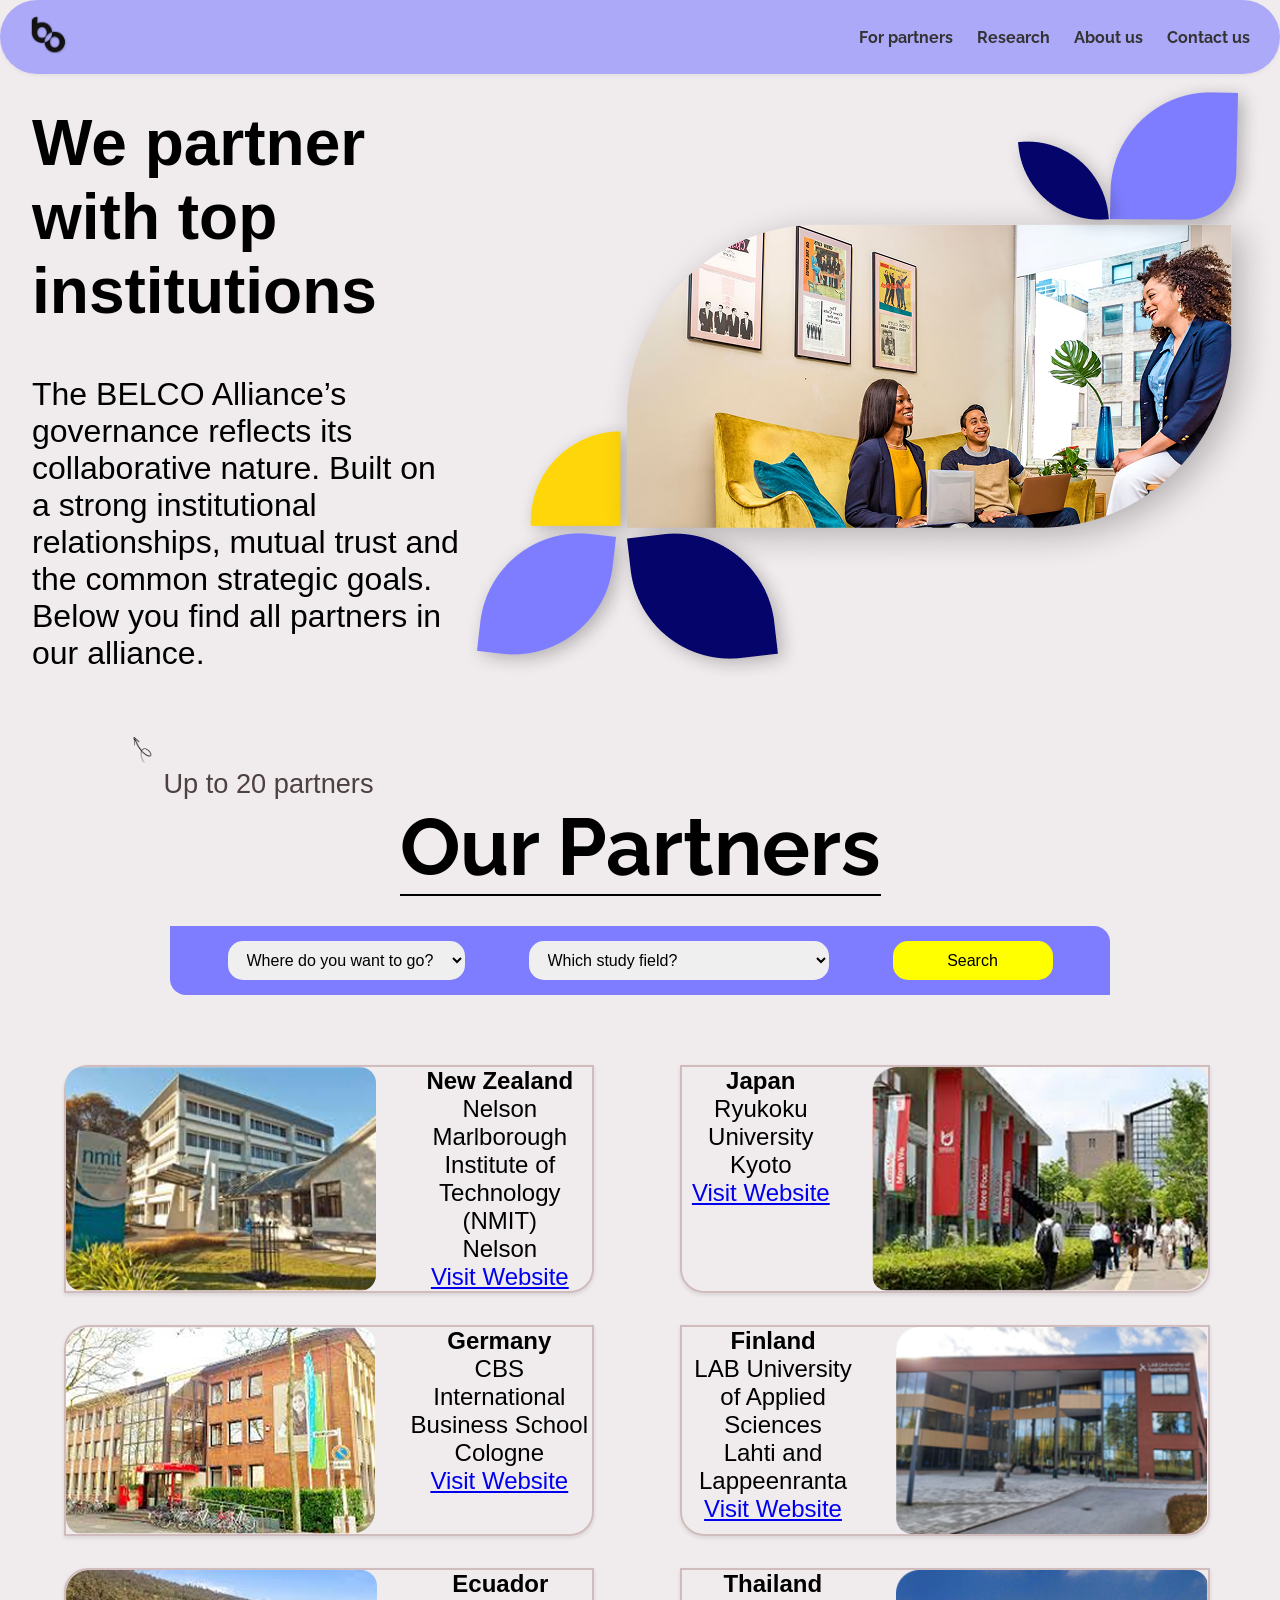
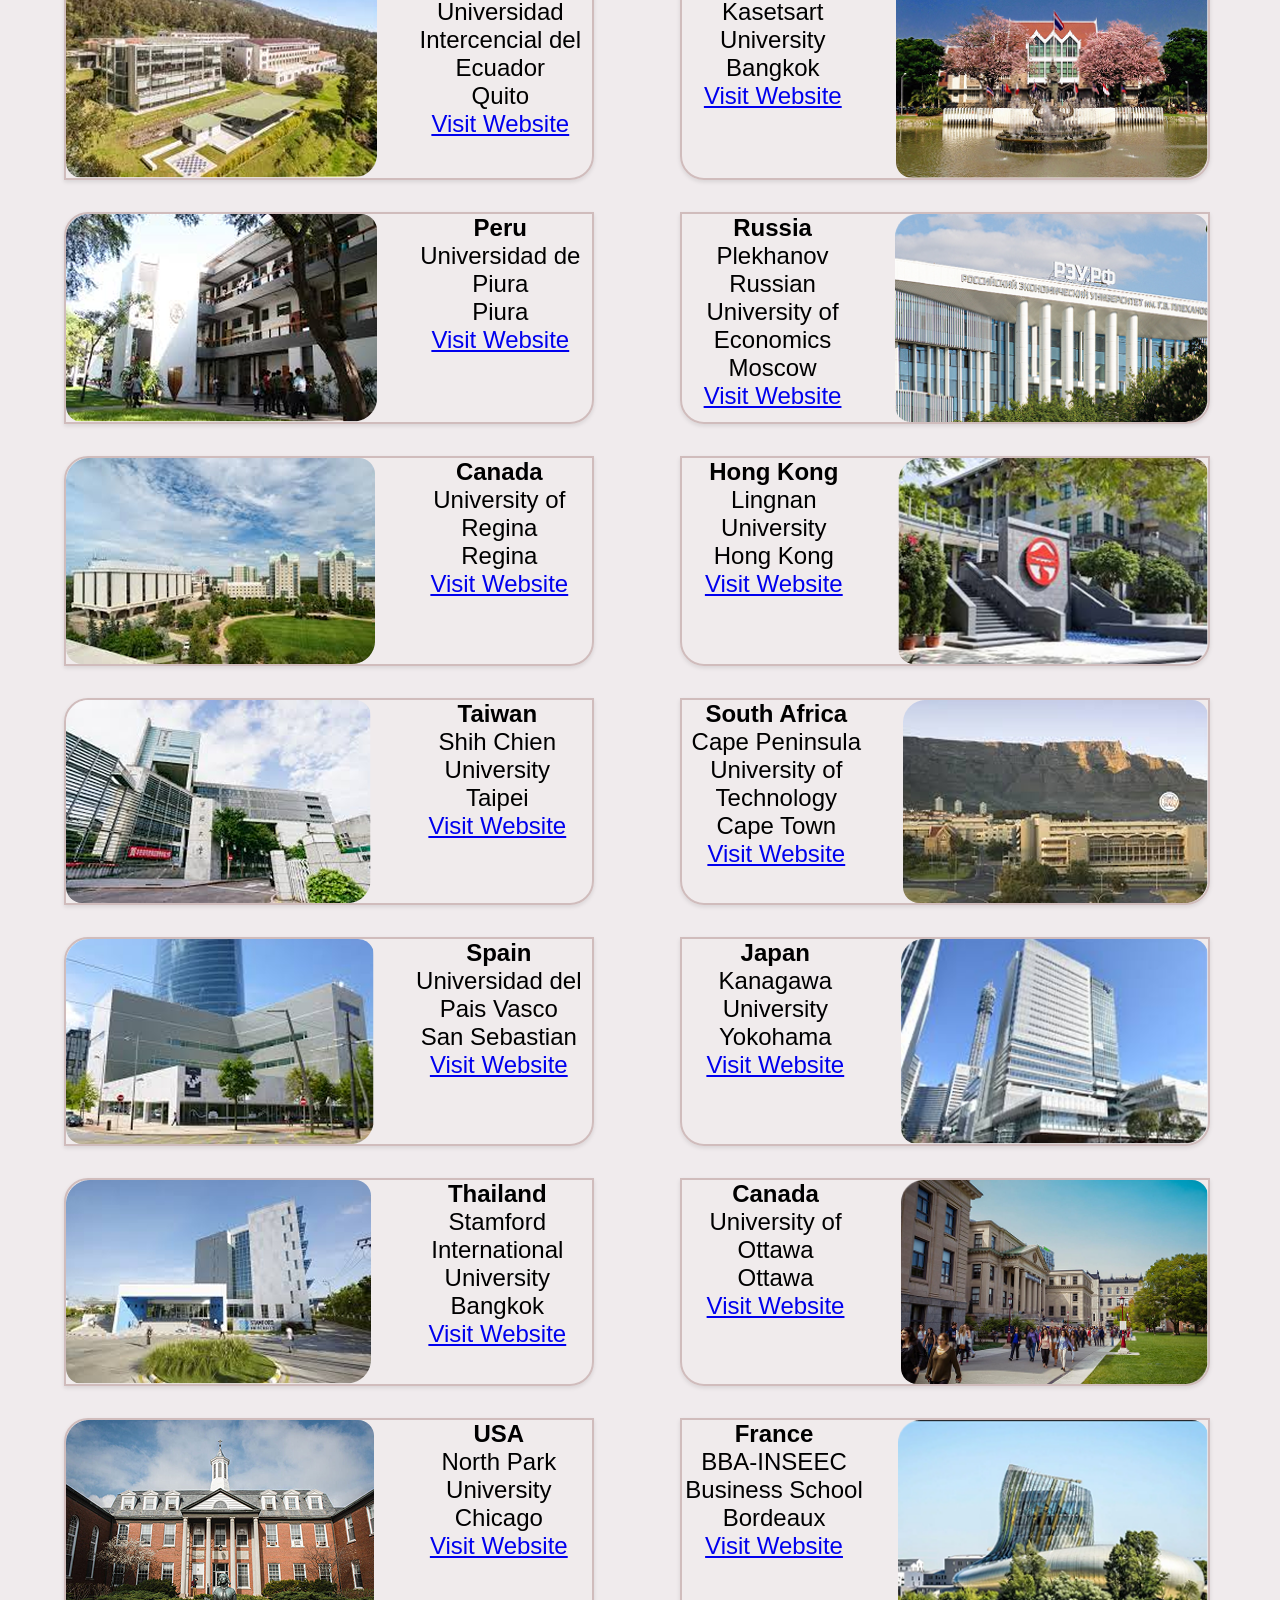
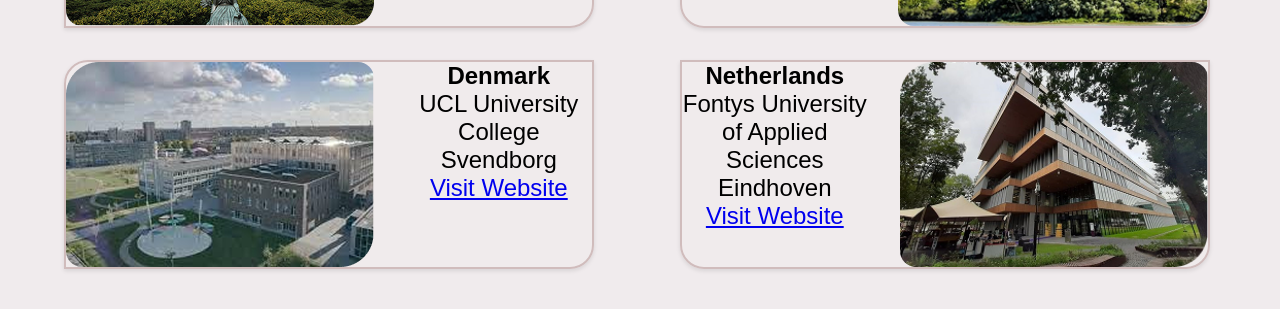
<file: partners.html>
<!DOCTYPE html>
<html lang="en">
<head>
    <meta charset="UTF-8">
    <meta name="viewport" content="width=device-width, initial-scale=1.0">
    <link rel="stylesheet" href="style.css">
    <title>Partners page</title>
   <link href="https://fonts.googleapis.com/css?family=Raleway:400,700&display=swap" rel="stylesheet">
<link rel="stylesheet" href="assets/HomePage.css">
</head>
<body>

   <header>
   <a href="HomePage.html">
    <img src="pics/home page/hmPage2.png" alt="" style="height: 40px;">
    </a>
    
    <!-- Navigation bar -->
    <div class="nav-links">
      <a href="partners.html">For partners</a>
      <a href="Research.html">Research</a>
      <a href="HomePage.html#about">About us</a>
      <a href="HomePage.html#contact-page">Contact us</a>
    </div>
  </header>
    

  <section class="partners-intro-box">
    <article class="partners-intro-content">
        <div class="partners-intro-header"><strong>We partner with top institutions</strong></div>
        <div class="partners-intro-text">The BELCO Alliance’s governance reflects its collaborative nature. Built on a strong institutional relationships, mutual trust and the common strategic goals. Below you find all partners in our alliance.</div>
        <div class="partners-intro-sub"> 
            <img src="static/arrow.png" alt="arrow" class="partners-intro-arrow">
            <div class="partners-intro-subtext">Up to 20 partners</div>
        </div>
    
    </article>

 
    <article class="partners-intro-image">
        <img src="static/partnerspageimg.png" alt="Partners-pages-img" class="partners-intro-img">
    </article>

    
</section>

<section class="partners-pages">

    <article class="partners-pages-header"><strong>Our Partners</strong></article>

  <div class="filter-bar">
    <select id="regionSelect">
      <option value="">Where do you want to go?</option>
      <option value="Asia">Asia</option>
      <option value="Europe">Europe</option>
      <option value="North America">North America</option>
      <option value="South America">South America</option>
      <option value="Africa">Africa</option>
      <option value="Australia">Australia</option>
    </select>

    <select id="programSelect">
      <option value="">Which study field?</option>
      <option value="Business & Economics">Business & Economics</option>
      <option value="Engineering & Technology">Engineering & Technology</option>
      <option value="General & Comprehensive Studies">General & Comprehensive Studies</option>
      <option value="Arts, Humanities & Social Sciences">Arts, Humanities & Social Sciences</option>
    </select>

    <button class="searchbtn" onclick="applyFilters()">Search</button>
  </div>

  <div class="container" id="universityList"></div>

  <script>
    const universities = [
      { image:"static/newz.png",name: "Nelson Marlborough Institute of Technology (NMIT)", country: "New Zealand", city: "Nelson", region: "Australia", program: "Engineering & Technology", link: "https://www.nmit.ac.nz/" },
      { name: "Ryukoku University", country: "Japan", city: "Kyoto", region: "Asia", program: "Arts, Humanities & Social Sciences", link: "https://www.ryukoku.ac.jp/english2/",image:"static/ryoko.png" },
      { image:"static/germ.png",name: "CBS International Business School", country: "Germany", city: "Cologne", region: "Europe", program: "Business & Economics", link: "https://www.cbs.de/en/" },
      { image:"static/fin.png",name: "LAB University of Applied Sciences", country: "Finland", city: "Lahti and Lappeenranta", region: "Europe", program: "Engineering & Technology", link: "https://lab.fi/en" },
      { image:"static/ec.png",name: "Universidad Intercencial del Ecuador", country: "Ecuador", city: "Quito", region: "South America", program: "General & Comprehensive Studies", link: "https://www.unemi.edu.ec/" },
      { image:"static/ku.png",name: "Kasetsart University", country: "Thailand", city: "Bangkok", region: "Asia", program: "Engineering & Technology", link: "https://www.ku.ac.th/en" },
      { image:"static/udep.png",name: "Universidad de Piura", country: "Peru", city: "Piura", region: "South America", program: "Business & Economics", link: "https://www.udep.edu.pe/" },
      { image:"static/rus.png",name: "Plekhanov Russian University of Economics", country: "Russia", city: "Moscow", region: "Europe", program: "Business & Economics", link: "https://eng.rea.ru/" },
      { image:"static/reguin.png",name: "University of Regina", country: "Canada", city: "Regina", region: "North America", program: "General & Comprehensive Studies", link: "https://www.uregina.ca/" },
      { image:"static/ling.png",name: "Lingnan University", country: "Hong Kong", city: "Hong Kong", region: "Asia", program: "Arts, Humanities & Social Sciences", link: "https://www.ln.edu.hk/" },
      { image:"static/shih.png",name: "Shih Chien University", country: "Taiwan", city: "Taipei", region: "Asia", program: "General & Comprehensive Studies", link: "https://www.usc.edu.tw/" },
      { image:"static/pen.png",name: "Cape Peninsula University of Technology", country: "South Africa", city: "Cape Town", region: "Africa", program: "Engineering & Technology", link: "https://www.cput.ac.za/" },
      { image:"static/pais.png",name: "Universidad del Pais Vasco", country: "Spain", city: "San Sebastian", region: "Europe", program: "General & Comprehensive Studies", link: "https://www.ehu.eus/en/en-home" },
      { image:"static/kan.png",name: "Kanagawa University", country: "Japan", city: "Yokohama", region: "Asia", program: "Business & Economics", link: "https://www.kanagawa-u.ac.jp/english/" },
      { image:"static/stan.png",name: "Stamford International University", country: "Thailand", city: "Bangkok", region: "Asia", program: "Business & Economics", link: "https://www.stamford.edu/" },
      { image:"static/oto.png",name: "University of Ottawa", country: "Canada", city: "Ottawa", region: "North America", program: "General & Comprehensive Studies", link: "https://www.uottawa.ca/en" },
      { image:"static/chica.png",name: "North Park University", country: "USA", city: "Chicago", region: "North America", program: "Arts, Humanities & Social Sciences", link: "https://www.northpark.edu/" },
      { image:"static/insec.png",name: "BBA-INSEEC Business School", country: "France", city: "Bordeaux", region: "Europe", program: "Business & Economics", link: "https://www.inseec.com/" },
      { image:"static/ucl.png",name: "UCL University College", country: "Denmark", city: "Svendborg", region: "Europe", program: "General & Comprehensive Studies", link: "https://www.ucl.dk/international" },
      { image:"static/font.png",name: "Fontys University of Applied Sciences", country: "Netherlands", city: "Eindhoven", region: "Europe", program: "Engineering & Technology", link: "https://www.fontys.edu/" }
    ];

function renderUniversities(list) {
  const container = document.getElementById('universityList');
  container.innerHTML = '';
  list.forEach(u => {
    const card = document.createElement('div');
    card.className = 'university-card';
    
    card.innerHTML = `
      <img src="${u.image || 'static/defaultuni.png'}" alt="University Image" class="university-img">
      <div class="university-info">
        <strong>${u.country}</strong><br>
        ${u.name}<br>
        ${u.city}<br>
        <a href="${u.link}" target="_blank">Visit Website</a>
      </div>
    `;

    container.appendChild(card);
  });
}

    function applyFilters() {
      const region = document.getElementById('regionSelect').value;
      const program = document.getElementById('programSelect').value;

      const filtered = universities.filter(u => {
        return (!region || u.region === region) && (!program || u.program === program);
      });

      renderUniversities(filtered);
    }

    window.onload = () => renderUniversities(universities);
  </script>

</section>
</body>
</html>
</file>
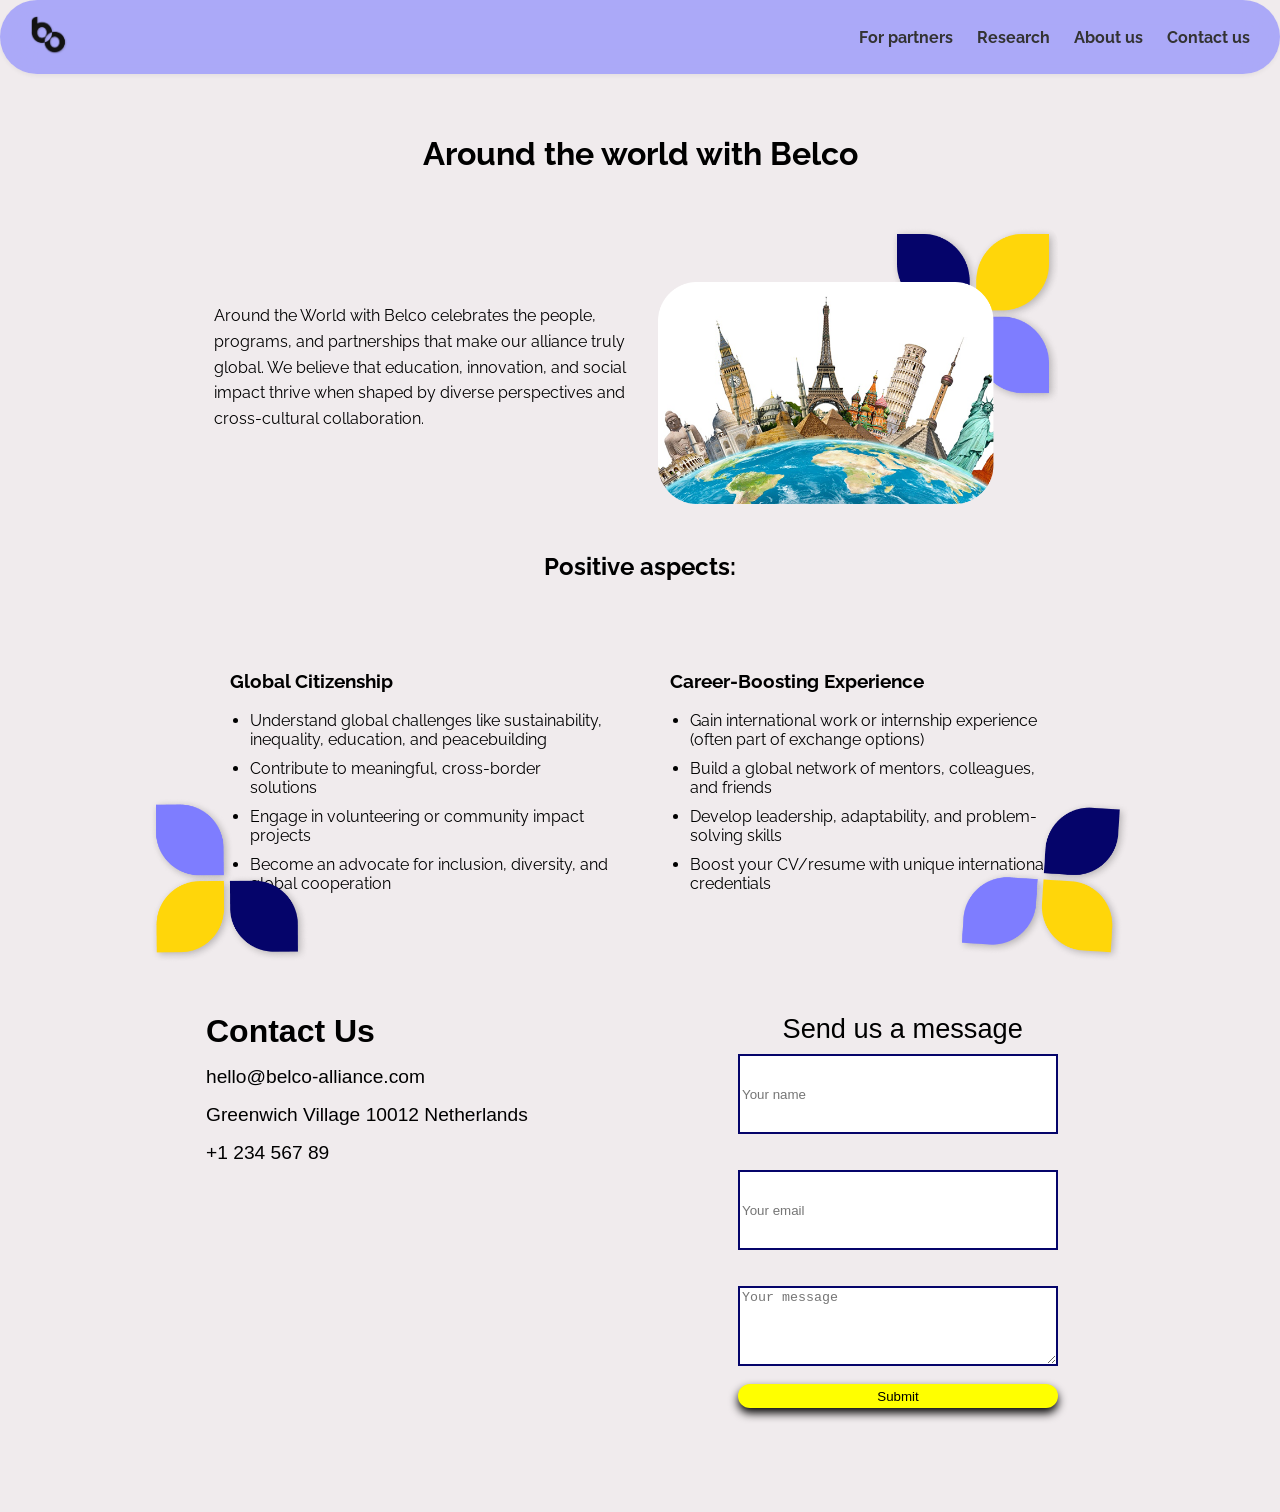
<file: Reasearch6.html>
<!DOCTYPE html>
<html lang="en">
<head>
    <meta charset="UTF-8">
    <meta name="viewport" content="width=device-width, initial-scale=1.0">
    <title>Document</title>
    <link rel="stylesheet" href="assets/Research6.css">
     <link href="https://fonts.googleapis.com/css?family=Raleway:400,700&display=swap" rel="stylesheet">
   <link rel="stylesheet" href="style.css">
</head>
<body>
    
    <header>
   <a href="HomePage.html">
    <img src="pics/home page/hmPage2.png" alt="" style="height: 40px;">
    </a>
    
    <!-- Navigation bar -->
    <div class="nav-links">
      <a href="partners.html">For partners</a>
      <a href="Research.html">Research</a>
      <a href="HomePage.html#about">About us</a>
      <a href="HomePage.html#contact-page">Contact us</a>
    </div>
  </header>

<div class="container">
    <h1 class="title">Around the world with Belco</h1>

    <div class="card">
      <!-- Text  -->
      <div class="text-content">
        <p>
          Around the World with Belco celebrates the people, programs, and partnerships that make our alliance truly global. We believe that education, innovation, and social impact thrive when shaped by diverse perspectives and cross-cultural collaboration.
        </p>
      </div>

      <!-- Image -->
      <div class="image-content">
        <img src="pics/ResearchPage/research6_1.png" alt="" />
      </div>
    </div>


    <h2>Positive aspects:</h2>
  <div class="container1">
    <img src="pics/ResearchPage/left-leaf.png" alt="Decorative leaves" class="leaves-left">
    <img src="pics/ResearchPage/right-leaf.png" alt="Decorative leaves" class="leaves-right">
    <div class="columns">
      <div class="column">
        <h3>Global Citizenship</h3>
        <ul>
          <li>Understand global challenges like sustainability, inequality, education, and peacebuilding</li>
          <li>Contribute to meaningful, cross-border solutions</li>
          <li>Engage in volunteering or community impact projects</li>
          <li>Become an advocate for inclusion, diversity, and global cooperation</li>
        </ul>
      </div>
      <div class="column">
        <h3>Career-Boosting Experience</h3>
        <ul>
          <li>Gain international work or internship experience (often part of exchange options)</li>
          <li>Build a global network of mentors, colleagues, and friends</li>
          <li>Develop leadership, adaptability, and problem-solving skills</li>
          <li>Boost your CV/resume with unique international credentials</li>
        </ul>
      </div>
    </div>
  </div>
  
<!---Section Contacts-->

    <section id="contact-page">
        <article class="contact-content">
            <div class="contact-header"><strong>Contact Us</strong></div>
            <div>hello@belco-alliance.com</div>
            <div>Greenwich Village 10012 Netherlands</div>
            <div>+1 234 567 89</div>
        </article>

        <article class="contact-form">
        
           <div class="contact-form-header">Send us a message</div>
         <form class="contat-form-box" action="https://"
          method="POST">
          <input type="text" id= "contat-form-box-name" placeholder="Your name" required><br>
          <br>
          <input type="email" id="contat-form-box-email" placeholder="Your email" required><br>
          <br>
          <textarea id="contat-form-box-message" placeholder="Your message" required></textarea>
            <br>
          <button type="submit" class="submit-button">Submit</button>
         </form> 
        </article>
    </section>

</body>
</html>
</file>
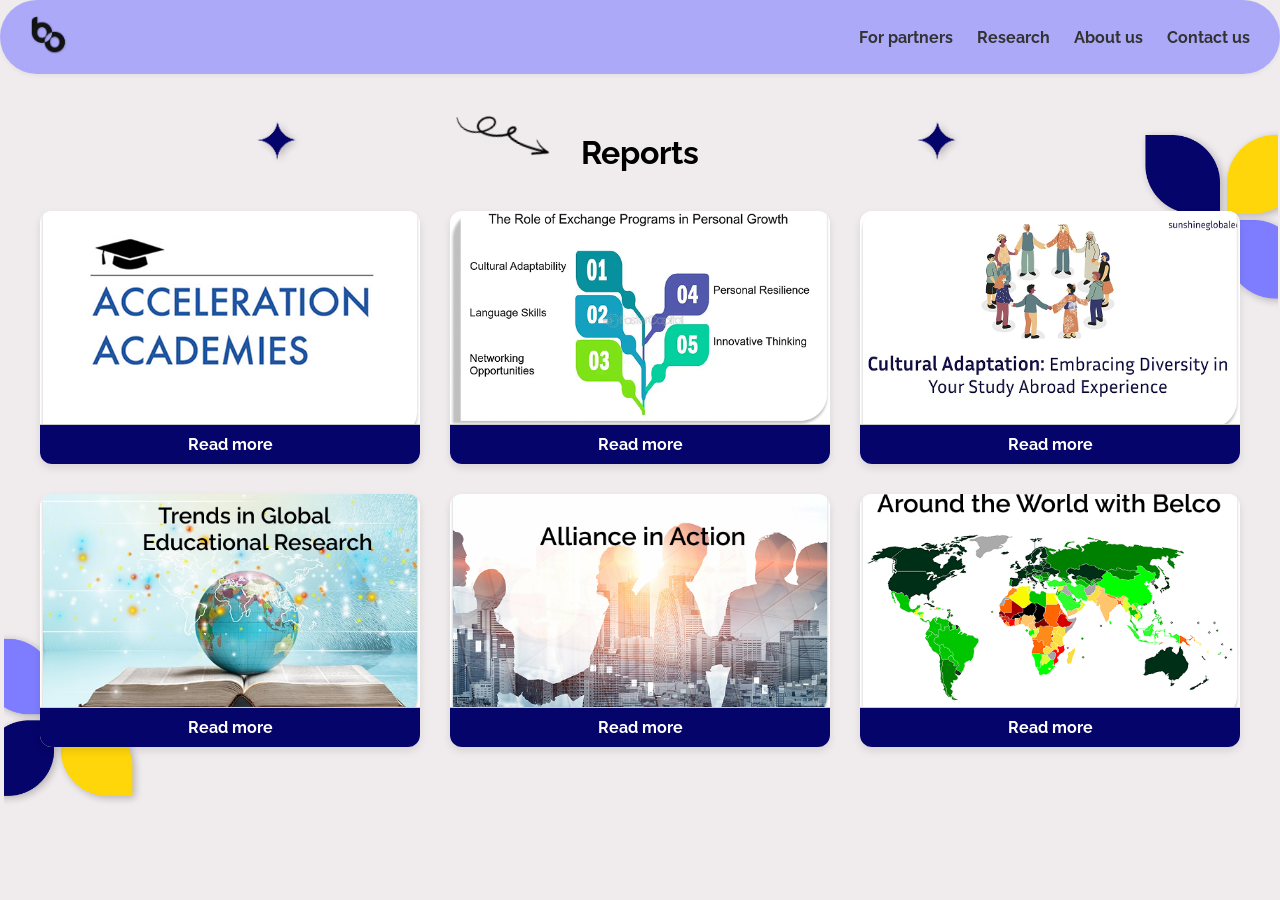
<file: Research.html>
<!DOCTYPE html>
<html lang="en">
<head>
    <meta charset="UTF-8">
    <meta name="viewport" content="width=device-width, initial-scale=1.0">
    <title>Document</title>
    <link rel="stylesheet" href="assets/Research.css">
     <link href="https://fonts.googleapis.com/css?family=Raleway:400,700&display=swap" rel="stylesheet">

</head>
<body>
      <header>
    <a href="HomePage.html">
    <img src="pics/home page/hmPage2.png" alt="" style="height: 40px;">
    </a>
    
    <!-- Navigation bar -->
    <div class="nav-links">
      <a href="partners.html">For partners</a>
      <a href="Research.html">Research</a>
      <a href="HomePage.html#about">About us</a>
      <a href="HomePage.html#contact-page">Contact us</a>
    </div>
  </header>

  <div class="reports-section">
    <!-- Decoration-->
    
    <img src="pics/ResearchPage/leaves1.png" class="decor-leaf-top-right" alt="Leaf Top Right" />
    <img src="pics/ResearchPage/leaves2.png" class="decor-leaf-bottom-left" alt="Leaf Bottom Left" />
   
    <img src="pics/ResearchPage/star.png" class="decor-star" style="top: 38px; left: 21%; transform: translateX(-50%);" alt="Star 1" />
    <img src="pics/ResearchPage/star.png" class="decor-star" style="top: 38px; right: 21%; transform: translateX(-50%);" alt="Star 1" />

    
<img src="pics/ResearchPage/line-1.svg" alt="" class="line-decoration">
    <div class="section-title">Reports</div>

    <div class="reports-grid">
      <div class="report-card">
        <img src="pics/ResearchPage/img1.png" alt="Acceleration Academies">
        
        <a class="read-more" href="Research1.html">Read more</a>
      </div>

      <div class="report-card">
        <img src="pics/ResearchPage/img2.png" alt="Exchange Programs">
        
        <a class="read-more" href="Research2.html">Read more</a>
      </div>

      <div class="report-card">
        <img src="pics/ResearchPage/img3.png" alt="Cultural Adaptation">
        
        <a class="read-more" href="Research3.html">Read more</a>
      </div>

      <div class="report-card">
        <img src="pics/ResearchPage/img4.png" alt="Global Educational Research">
       
        <a class="read-more" href="Research4.html">Read more</a>
      </div>

      <div class="report-card">
        <img src="pics/ResearchPage/img5.png" alt="Alliance in Action">
     
        <a class="read-more" href="Research5.html">Read more</a>
      </div>

      <div class="report-card">
        <img src="pics/ResearchPage/research6.png" alt="Around the World with Belco">
        
        <a class="read-more" href="Reasearch6.html">Read more</a>
      </div>
    </div>
  </div>



</body>
</html>
</file>
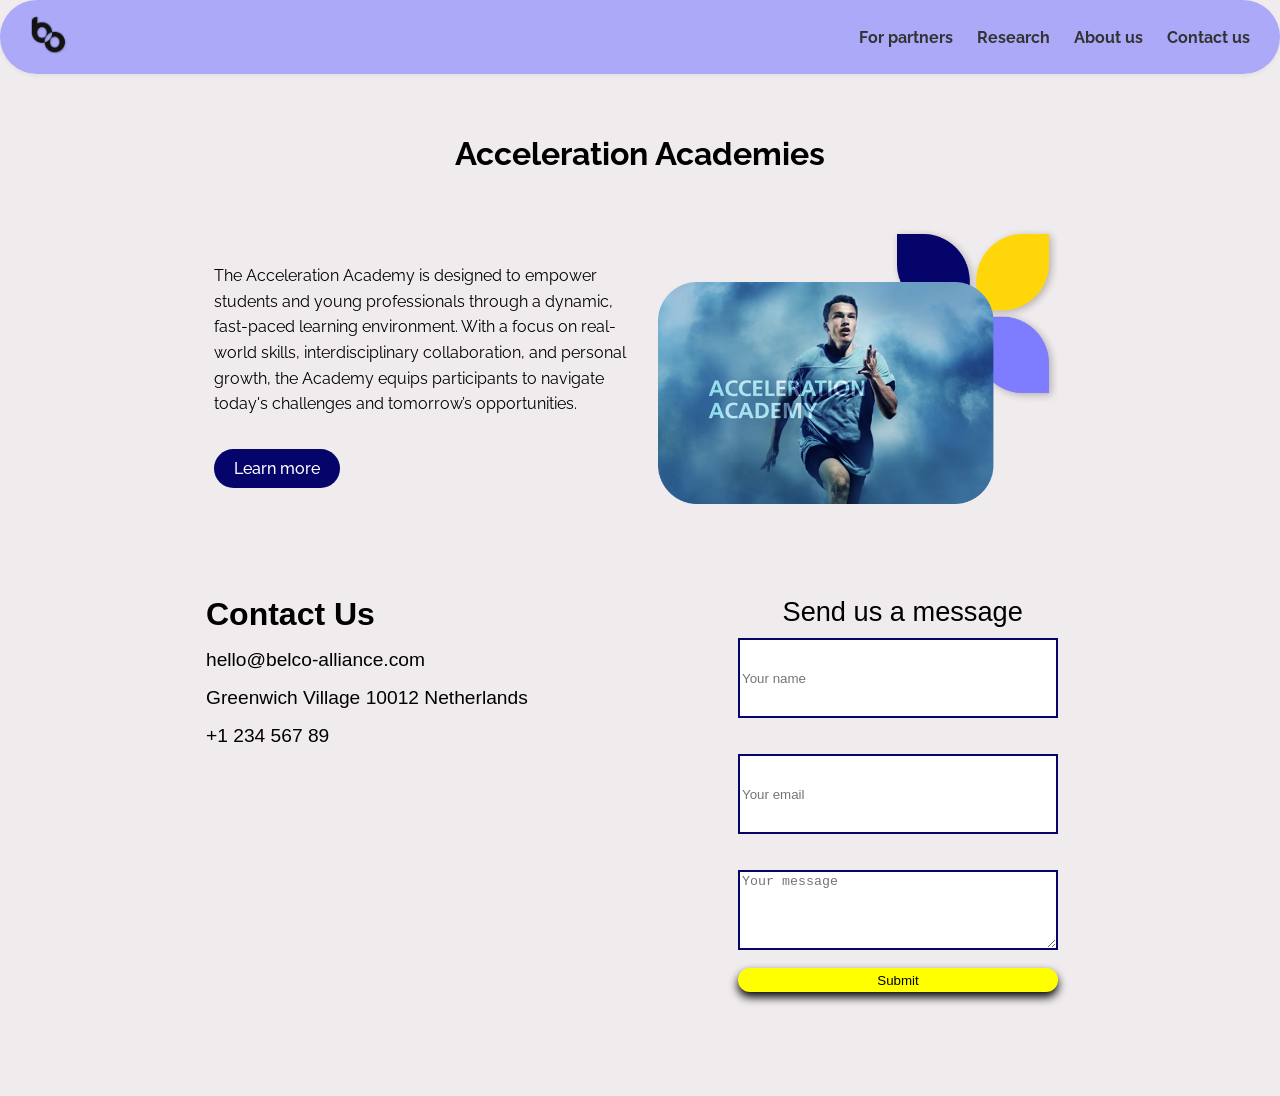
<file: Research1.html>
<!DOCTYPE html>
<html lang="en">
<head>
    <meta charset="UTF-8">
    <meta name="viewport" content="width=device-width, initial-scale=1.0">
    <title>Document</title>
    <link rel="stylesheet" href="assets/Research1.css">
     <link href="https://fonts.googleapis.com/css?family=Raleway:400,700&display=swap" rel="stylesheet">
     <link rel="stylesheet" href="style.css">

</head>
<body>
<header>
    <a href="HomePage.html">
    <img src="pics/home page/hmPage2.png" alt="" style="height: 40px;">
    </a>
    
    <!-- Navigation bar -->
    <div class="nav-links">
      <a href="partners.html">For partners</a>
      <a href="Research.html">Research</a>
      <a href="HomePage.html#about">About us</a>
      <a href="HomePage.html#contact-page">Contact us</a>
    </div>
  </header>

<div class="container">
    <h1 class="title">Acceleration Academies</h1>

    <div class="card">
      <!-- Text  -->
      <div class="text-content">
        <p>
          The Acceleration Academy is designed to empower students and young professionals
          through a dynamic, fast-paced learning environment. With a focus on real-world
          skills, interdisciplinary collaboration, and personal growth, the Academy equips
          participants to navigate today's challenges and tomorrow’s opportunities.
        </p>
        <a href="https://www.accelerationacademies.org/" class="link-button">Learn more</a>
      </div>

      <!-- Image -->
      <div class="image-content">
        <img src="pics/ResearchPage/research1.png" alt="" />
      </div>
    </div>

    <!---Section Contacts-->

    <section id="contact-page">
        <article class="contact-content">
            <div class="contact-header"><strong>Contact Us</strong></div>
            <div>hello@belco-alliance.com</div>
            <div>Greenwich Village 10012 Netherlands</div>
            <div>+1 234 567 89</div>
        </article>

        <article class="contact-form">
        
           <div class="contact-form-header">Send us a message</div>
         <form class="contat-form-box" action="https://"
          method="POST">
          <input type="text" id= "contat-form-box-name" placeholder="Your name" required><br>
          <br>
          <input type="email" id="contat-form-box-email" placeholder="Your email" required><br>
          <br>
          <textarea id="contat-form-box-message" placeholder="Your message" required></textarea>
            <br>
          <button type="submit" class="submit-button">Submit</button>
         </form> 
        </article>
    </section>
  

</body>
</html>
</file>
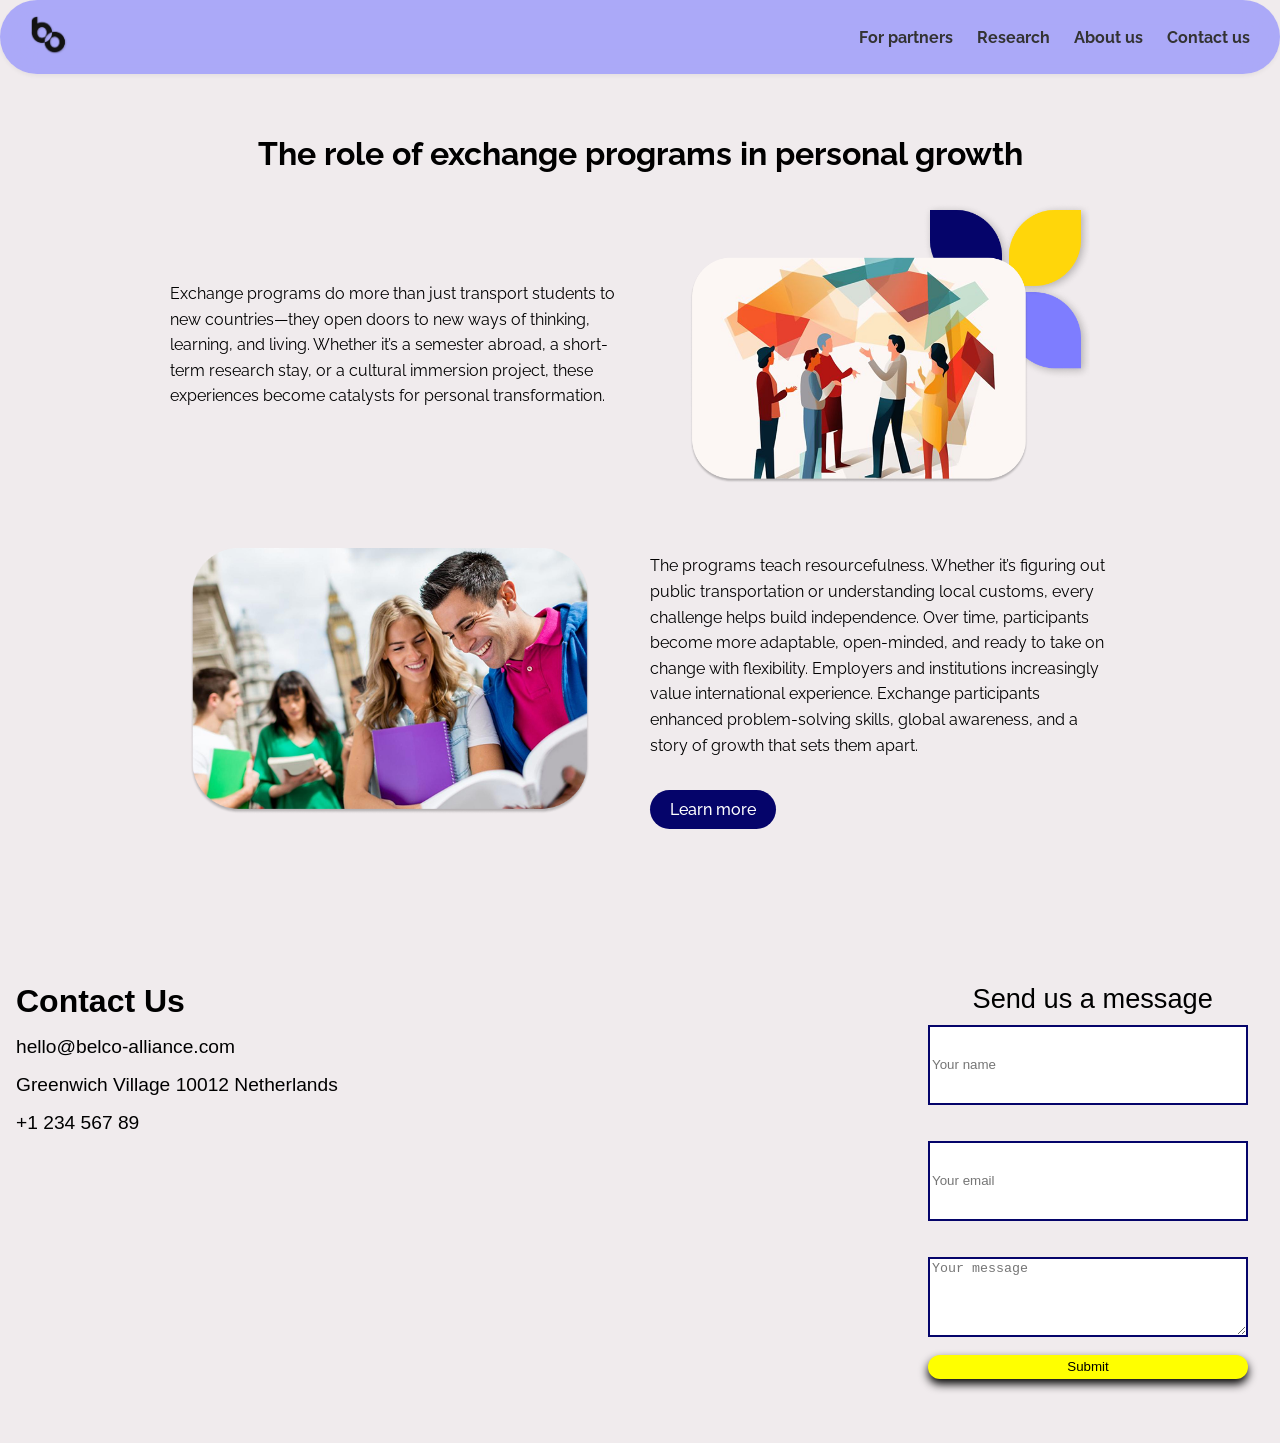
<file: Research2.html>
<!DOCTYPE html>
<html lang="en">
<head>
    <meta charset="UTF-8">
    <meta name="viewport" content="width=device-width, initial-scale=1.0">
    <title>Document</title>
    <link rel="stylesheet" href="assets/Research2.css">
     <link href="https://fonts.googleapis.com/css?family=Raleway:400,700&display=swap" rel="stylesheet">
   <link rel="stylesheet" href="style.css">
</head>
<body>
    <header>
   <a href="HomePage.html">
    <img src="pics/home page/hmPage2.png" alt="" style="height: 40px;">
    </a>
    
    <!-- Navigation bar -->
    <div class="nav-links">
      <a href="partners.html">For partners</a>
      <a href="Research.html">Research</a>
      <a href="HomePage.html#about">About us</a>
      <a href="HomePage.html#contact-page">Contact us</a>
    </div>
  </header>

  <div class="container">
    <h1 class="title">The role of exchange programs in personal growth</h1>

    <!-- Image and text 1 -->
    <div class="section">
      <div class="text">
        <p>
          Exchange programs do more than just transport students to new countries—they open doors to new ways of thinking, learning, and living. Whether it’s a semester abroad, a short-term research stay, or a cultural immersion project, these experiences become catalysts for personal transformation.
        </p>
      </div>
      <div class="image-block">
        <img src="pics/ResearchPage/research2_1.png" alt="" />
      </div>
    </div>


    <!-- Image and text 2 -->
    <div class="section">
      <div class="image-block">
        <img src="pics/ResearchPage/research2_2.png" alt="" />
      </div>
      <div class="text">
        <p>
          The programs teach resourcefulness. Whether it’s figuring out public transportation or understanding local customs, every challenge helps build independence. Over time, participants become more adaptable, open-minded, and ready to take on change with flexibility. Employers and institutions increasingly value international experience. Exchange participants enhanced problem-solving skills, global awareness, and a story of growth that sets them apart.
        </p>
        <a href="https://www.ayusa.org/stories/student-cultural-exchange" class="link-button">Learn more</a>
      </div>
    </div>
  </div>


   <!---Section Contacts-->

    <section id="contact-page">
        <article class="contact-content">
            <div class="contact-header"><strong>Contact Us</strong></div>
            <div>hello@belco-alliance.com</div>
            <div>Greenwich Village 10012 Netherlands</div>
            <div>+1 234 567 89</div>
        </article>

        <article class="contact-form">
        
           <div class="contact-form-header">Send us a message</div>
         <form class="contat-form-box" action="https://"
          method="POST">
          <input type="text" id= "contat-form-box-name" placeholder="Your name" required><br>
          <br>
          <input type="email" id="contat-form-box-email" placeholder="Your email" required><br>
          <br>
          <textarea id="contat-form-box-message" placeholder="Your message" required></textarea>
            <br>
          <button type="submit" class="submit-button">Submit</button>
         </form> 
        </article>
    </section>

</body>
</html>
</file>
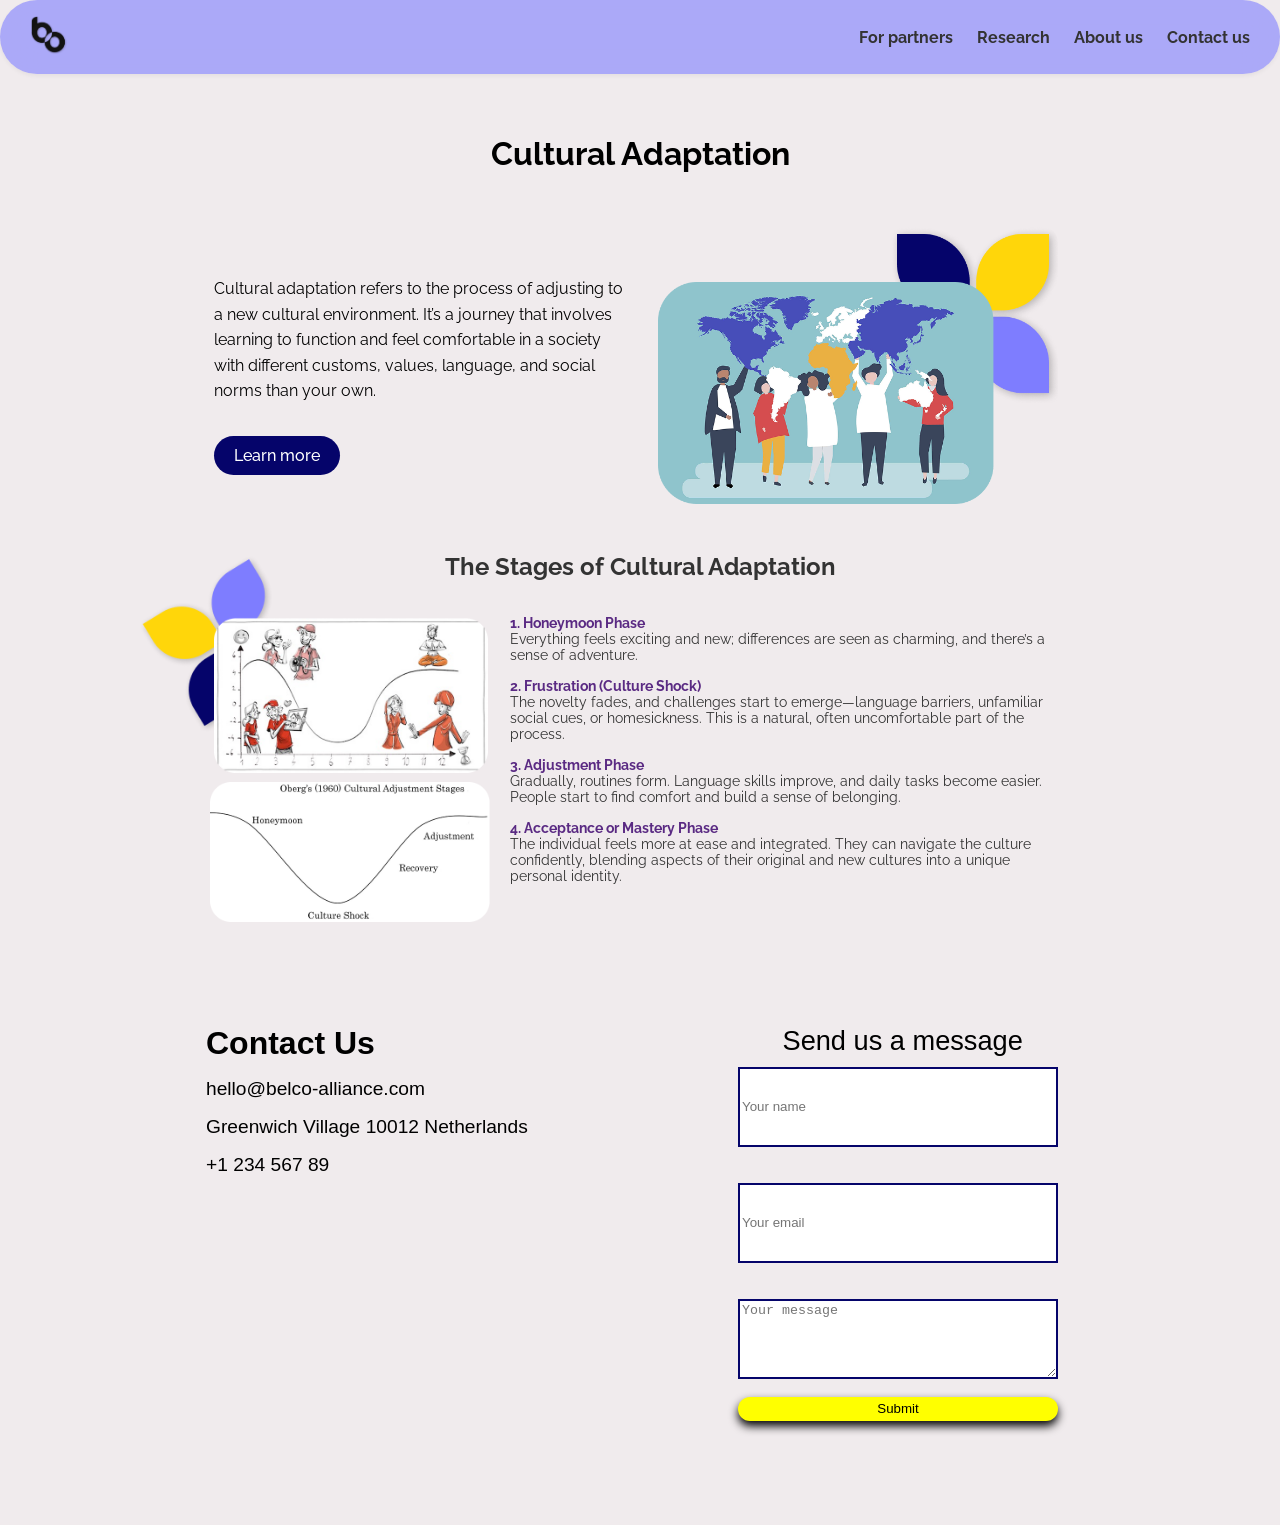
<file: Research3.html>
<!DOCTYPE html>
<html lang="en">
<head>
    <meta charset="UTF-8">
    <meta name="viewport" content="width=device-width, initial-scale=1.0">
    <title>Document</title>
    <link rel="stylesheet" href="assets/Research3.css">
     <link href="https://fonts.googleapis.com/css?family=Raleway:400,700&display=swap" rel="stylesheet">
   <link rel="stylesheet" href="style.css">
</head>
<body>
    
    <header>
    <a href="HomePage.html">
    <img src="pics/home page/hmPage2.png" alt="" style="height: 40px;">
    </a>
    
    <!-- Navigation bar -->
   <div class="nav-links">
      <a href="partners.html">For partners</a>
      <a href="Research.html">Research</a>
      <a href="HomePage.html#about">About us</a>
      <a href="HomePage.html#contact-page">Contact us</a>
    </div>
  </header>

<div class="container">
    <h1 class="title">Cultural Adaptation</h1>

    <div class="card">
      <!-- Text  -->
      <div class="text-content">
        <p>
          Cultural adaptation refers to the process of adjusting to a new cultural environment. It’s a journey that involves learning to function and feel comfortable in a society with different customs, values, language, and social norms than your own.
        </p>
        <a href="https://studyabroad.temple.edu/planning-resources/cultural-adaptation" class="link-button">Learn more</a>
      </div>

      <!-- Image -->
      <div class="image-content">
        <img src="pics/ResearchPage/research3_1.png" alt="" />
      </div>
    </div>

    <div class="container2">
    <div class="header">The Stages of Cultural Adaptation</div>
    <div class="content">
      <div class="images">
        <img src="pics/ResearchPage/research3_2.png" alt="" class="img1"/>
        <img src="pics/ResearchPage/research3_3.png" alt="" class="img2"/>
      </div>
      <div class="text">
        <p><b>1. Honeymoon Phase</b> Everything feels exciting and new; differences are seen as charming, and there’s a sense of adventure.</p>
        <p><b>2. Frustration (Culture Shock)</b> The novelty fades, and challenges start to emerge—language barriers, unfamiliar social cues, or homesickness. This is a natural, often uncomfortable part of the process.</p>
        <p><b>3. Adjustment Phase</b> Gradually, routines form. Language skills improve, and daily tasks become easier. People start to find comfort and build a sense of belonging.</p>
        <p><b>4. Acceptance or Mastery Phase</b> The individual feels more at ease and integrated. They can navigate the culture confidently, blending aspects of their original and new cultures into a unique personal identity.</p>
      </div>
    </div>
  </div>
  

  <!---Section Contacts-->

    <section id="contact-page">
        <article class="contact-content">
            <div class="contact-header"><strong>Contact Us</strong></div>
            <div>hello@belco-alliance.com</div>
            <div>Greenwich Village 10012 Netherlands</div>
            <div>+1 234 567 89</div>
        </article>

        <article class="contact-form">
        
           <div class="contact-form-header">Send us a message</div>
         <form class="contat-form-box" action="https://"
          method="POST">
          <input type="text" id= "contat-form-box-name" placeholder="Your name" required><br>
          <br>
          <input type="email" id="contat-form-box-email" placeholder="Your email" required><br>
          <br>
          <textarea id="contat-form-box-message" placeholder="Your message" required></textarea>
            <br>
          <button type="submit" class="submit-button">Submit</button>
         </form> 
        </article>
    </section>

</body>
</html>
</file>
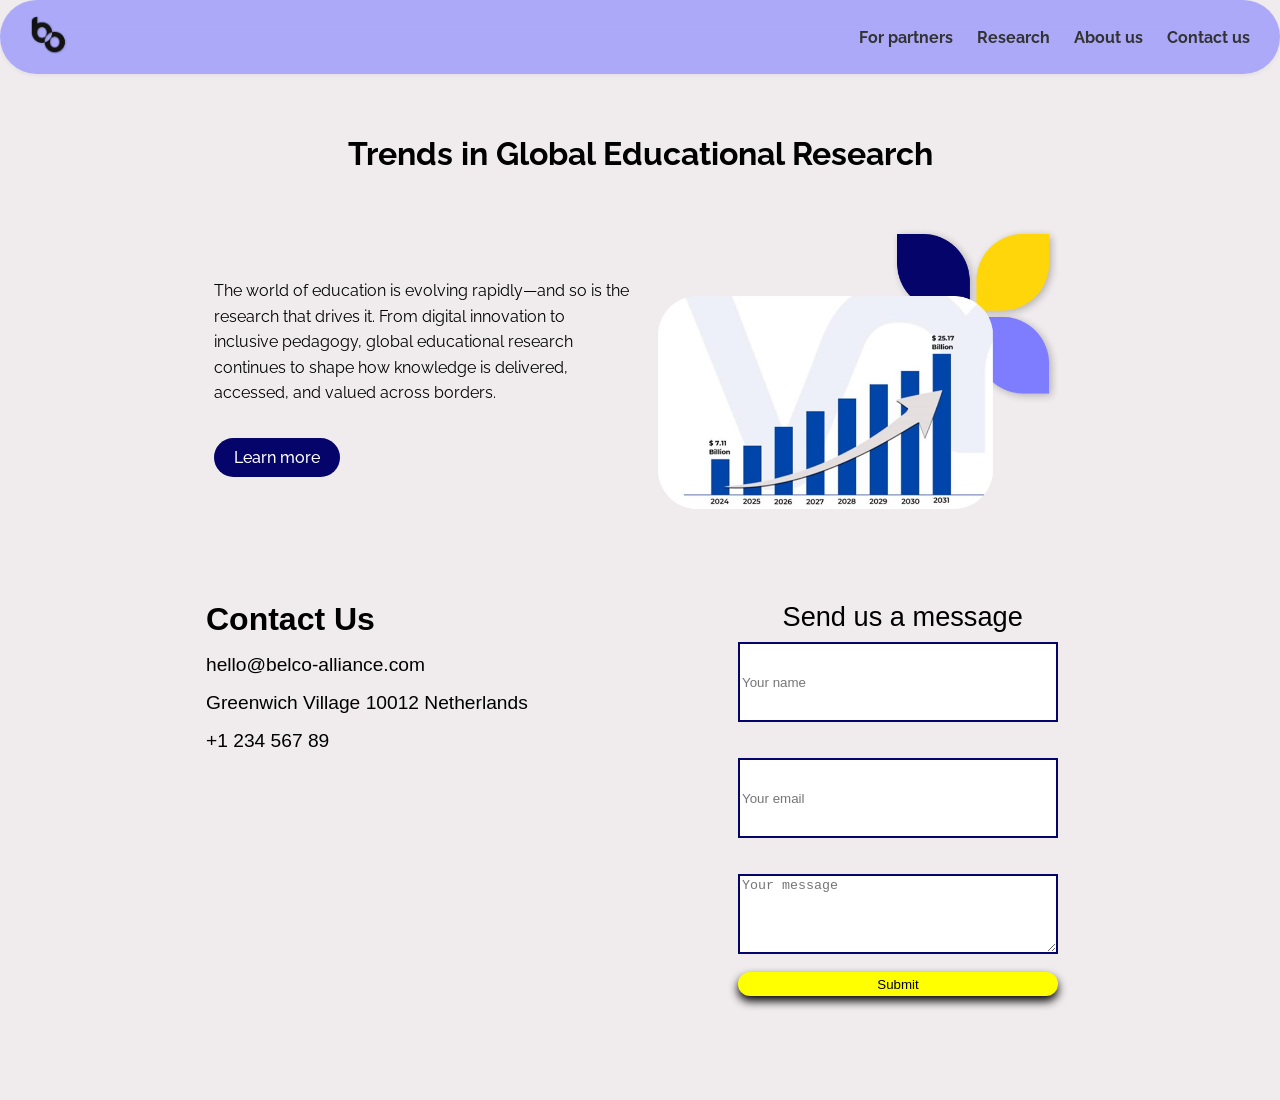
<file: Research4.html>
<!DOCTYPE html>
<html lang="en">
<head>
    <meta charset="UTF-8">
    <meta name="viewport" content="width=device-width, initial-scale=1.0">
    <title>Document</title>
    <link rel="stylesheet" href="assets/Research1.css">
     <link href="https://fonts.googleapis.com/css?family=Raleway:400,700&display=swap" rel="stylesheet">
   <link rel="stylesheet" href="style.css">
</head>
<body>
    <header>
   <a href="HomePage.html">
    <img src="pics/home page/hmPage2.png" alt="" style="height: 40px;">
    </a>
    <!-- Navigation bar -->
   <div class="nav-links">
      <a href="partners.html">For partners</a>
      <a href="Research.html">Research</a>
      <a href="HomePage.html#about">About us</a>
      <a href="HomePage.html#contact-page">Contact us</a>
    </div>
  </header>

<div class="container">
    <h1 class="title">Trends in Global Educational Research</h1>

    <div class="card">
      <!-- Text  -->
      <div class="text-content">
        <p>
          The world of education is evolving rapidly—and so is the research that drives it. From digital innovation to inclusive pedagogy, global educational research continues to shape how knowledge is delivered, accessed, and valued across borders.
        </p>
        <a href="https://www.oecd.org/en/publications/trends-shaping-education-2025_ee6587fd-en.html" class="link-button">Learn more</a>
      </div>

      <!-- Image -->
      <div class="image-content">
        <img src="pics/ResearchPage/research4_1.png" alt="" />
      </div>
    </div>


    <!---Section Contacts-->

    <section id="contact-page">
        <article class="contact-content">
            <div class="contact-header"><strong>Contact Us</strong></div>
            <div>hello@belco-alliance.com</div>
            <div>Greenwich Village 10012 Netherlands</div>
            <div>+1 234 567 89</div>
        </article>

        <article class="contact-form">
        
           <div class="contact-form-header">Send us a message</div>
         <form class="contat-form-box" action="https://"
          method="POST">
          <input type="text" id= "contat-form-box-name" placeholder="Your name" required><br>
          <br>
          <input type="email" id="contat-form-box-email" placeholder="Your email" required><br>
          <br>
          <textarea id="contat-form-box-message" placeholder="Your message" required></textarea>
            <br>
          <button type="submit" class="submit-button">Submit</button>
         </form> 
        </article>
    </section>

</body>
</html>
</file>
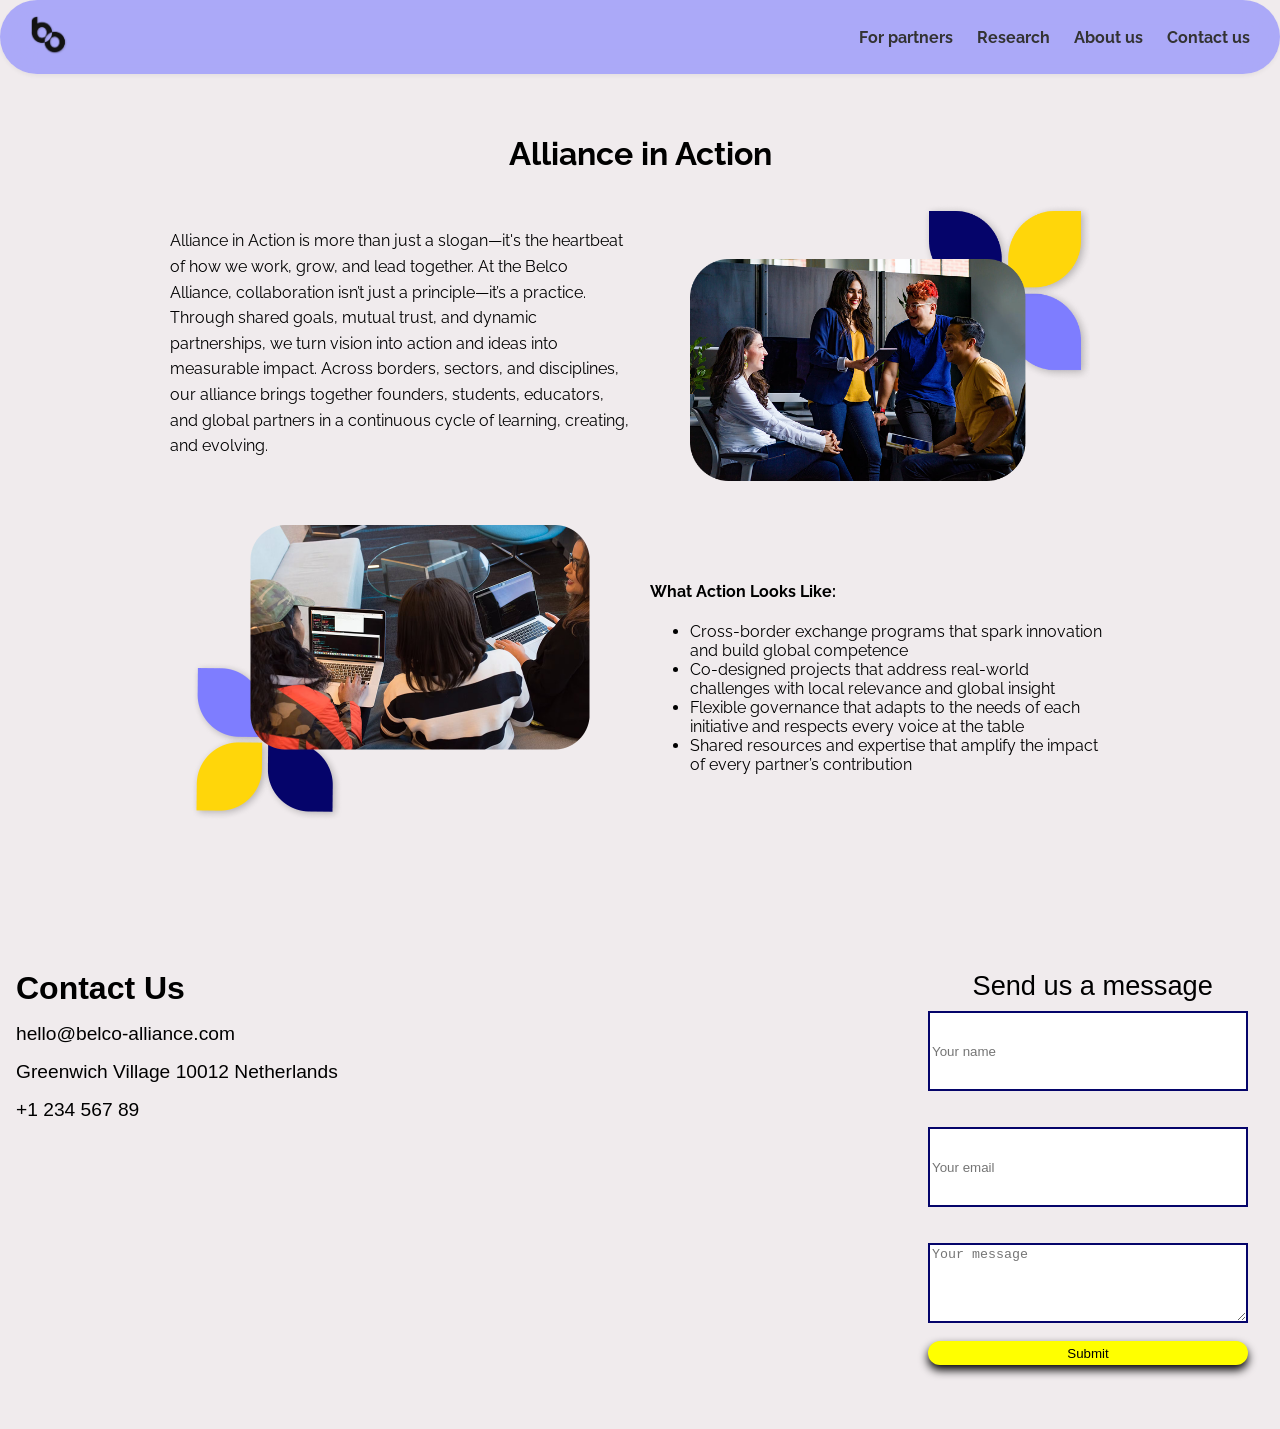
<file: Research5.html>
<!DOCTYPE html>
<html lang="en">
<head>
    <meta charset="UTF-8">
    <meta name="viewport" content="width=device-width, initial-scale=1.0">
    <title>Document</title>
    <link rel="stylesheet" href="assets/Research2.css">
   <link href="https://fonts.googleapis.com/css?family=Raleway:400,700&display=swap" rel="stylesheet">
   <link rel="stylesheet" href="style.css">
</head>
<body>
    
    <header>
    <a href="HomePage.html">
    <img src="pics/home page/hmPage2.png" alt="" style="height: 40px;">
    </a>
    
    <!-- Navigation bar -->
   <div class="nav-links">
      <a href="partners.html">For partners</a>
      <a href="Research.html">Research</a>
      <a href="HomePage.html#about">About us</a>
      <a href="HomePage.html#contact-page">Contact us</a>
    </div>
  </header>

  <div class="container">
    <h1 class="title">Alliance in Action</h1>

    <!-- Image and text 1 -->
    <div class="section">
      <div class="text">
        <p>
          Alliance in Action is more than just a slogan—it's the heartbeat of how we work, grow, and lead together.  At the Belco Alliance, collaboration isn’t just a principle—it’s a practice. Through shared goals, mutual trust, and dynamic partnerships, we turn vision into action and ideas into measurable impact. Across borders, sectors, and disciplines, our alliance brings together founders, students, educators, and global partners in a continuous cycle of learning, creating, and evolving.
        </p>
      </div>
      <div class="image-block">
        <img src="pics/ResearchPage/research5_1.png" alt="" />
      </div>
    </div>


    <!-- Image and text 2 -->
    <div class="section">
      <div class="image-block">
        <img src="pics/ResearchPage/research5_2.png" alt="" />
      </div>
      <div class="text">
        <p>
          <h4>What Action Looks Like:</h4>
          <ul>
<li>Cross-border exchange programs that spark innovation and build global competence</li>
<li>Co-designed projects that address real-world challenges with local relevance and global insight</li>
<li>Flexible governance that adapts to the needs of each initiative and respects every voice at the table</li>
<li>Shared resources and expertise that amplify the impact of every partner’s contribution</li>
</ul>
        </p>
      </div>
    </div>
  </div>


  <!---Section Contacts-->

    <section id="contact-page">
        <article class="contact-content">
            <div class="contact-header"><strong>Contact Us</strong></div>
            <div>hello@belco-alliance.com</div>
            <div>Greenwich Village 10012 Netherlands</div>
            <div>+1 234 567 89</div>
        </article>

        <article class="contact-form">
        
           <div class="contact-form-header">Send us a message</div>
         <form class="contat-form-box" action="https://"
          method="POST">
          <input type="text" id= "contat-form-box-name" placeholder="Your name" required><br>
          <br>
          <input type="email" id="contat-form-box-email" placeholder="Your email" required><br>
          <br>
          <textarea id="contat-form-box-message" placeholder="Your message" required></textarea>
            <br>
          <button type="submit" class="submit-button">Submit</button>
         </form> 
        </article>
    </section>

</body>
</html>
</file>
<file: style.css>
body {
    overflow-x: hidden;
   
    font-family: 'Raleway', 'Runway', Arial, sans-serif;

}
#explpartners {
    display: flex;
    flex-direction: column;
    gap: 2rem;
    position: relative;
    overflow: hidden;

}

body {
    background-color: #F0EBED;
}

.explparnets-content {
    display:flex;
    flex-direction: row;
    gap: 2rem;
    align-items: center;
    justify-content: center;
    
}

@media (max-width: 768px) {
    .explparnets-content {
       flex-wrap: wrap;
    }

    .about-box {
           width: 95vw;
    max-width: 500px;
    min-width: 220px;
    height: auto;
    font-size: 1rem;
    margin: 0 auto; 
    }
}

.explpartners-title {
    font-size: 2rem;
    font-weight: bold;
    color: #333;
    justify-content: center;
    align-items: center;
    font-family: 'Runway', sans-serif;
    margin: 0 auto;
    
}

.explparnets-imgcard {
display: inline-block;
position: relative;
}

.explparnets-image {
    display: block;
    width: 100%;
    height: auto;
}
.explparnets-text {
    position: absolute;
    left: 50%;
    top: 90%;
    transform: translate(-50%, -50%);
    color: #000;
    font-size: 1.5rem;
    font-weight: bold;
    text-align: center;
    background-color: none;
    padding: 0.5rem 1rem;
    border-radius: none;
}

.explpartners-card:nth-child(even) .explparnets-text {
    color: #fff;
    flex-direction: row-reverse;
}


/* PARTNERS PAGES STYLING */
.partners-intro-box {
    display: flex;
    font-family: 'Runway', sans-serif;
    flex-direction: row;
}

.partners-intro-content {
    display: flex;
    flex-direction: column;
    width: 50%;
    margin-left: 2rem;

}




.partners-intro-header {
    font-size: 4rem;
    font-weight: bold;
    color: black;
    justify-content: center;
    font-family: 'Runway', sans-serif;
    margin-top: 2rem;
    
}

.partners-intro-text {
    font-size: 2rem;
    color: #000000;
    justify-content: center;
    font-family: 'Runway', sans-serif;
    margin-top: 3rem;
    
}

.partners-intro-subtext {
    font-size: 1.7rem;
    color: #4d4141;
    justify-content: center;
    font-family: 'Runway', sans-serif;
   
}

.partners-intro-sub {
    display:flex;
    flex-direction: row;
    text-align: center;
    align-items: center;
    justify-content: center;
    margin-top: 2rem;

}

.partners-intro-arrow {
    display: flex;
    width: 10%;

}
.partners-intro-subtext {
    margin-top: 4rem;
}

.partners-pages-header {
    font-size: 5rem;
    color: #000;
    justify-content: center;
    text-align: center;
    align-items: center;
    border-bottom: #000 solid 2px;
    display: table;
    margin: 0 auto;
}


.filter-bar {
    display: flex;
    justify-content: center;
    background-color: #7E7DFF;
    border-radius: 0 1rem 0 1rem;
    gap: 4rem;
    margin: 30px auto;
    padding: 15px 20px;
    max-width: 900px;
    
    
}


   .searchbtn {
    background-color: yellow;
    cursor: pointer;
    width: 10rem;
    color: black;
   }

   #regionSelect, #programSelect, .searchbtn {
    padding: 10px 15px;
    font-size: 1rem;
    border: none;
    outline: none;
    border-radius: 15px;
   }
#universityList {
    display: grid;
    gap: 2rem;
    grid-template-columns: repeat(2, 1fr);
    margin: 0 auto;
    width: 100%;

}
  .university-card {
    display: flex;
   justify-content: space-between;
   background: rgba(240, 235, 237, 0.6);;
   border-radius: 1.5rem 0 1.5rem 0;
   flex-direction: row;
  border: 2px solid rgb(208, 188, 188);
 font-family: 'Runway', sans-serif;
  align-items: center;
  text-align: center;
  box-shadow: 0 2px 4px rgba(0, 0, 0, 0.1);
   gap: 2rem;
   width: 90%;
   margin-left: 1.5rem;
    align-items: stretch; 
    font-size: 1.5rem;
   
  
  }

  

  .university-card:nth-child(even) {
    border-radius: 0  0 1.5rem 1.5rem;
    flex-direction: row-reverse;
}
   .university-card img {
   margin: 0;
    object-fit: cover;
   }

   .plane-animation {
    width: 60%;
    left: 1%;
    top: 80vh;
    transition: top 0.1s ease-out;
    z-index: 1;
    position: absolute;
   }
.clouds-animation {
    width: 60%;
    transition: top 0.1s ease-out;
    z-index: 1;
    position: absolute;
    top: 60vh;
    right: -200px;
}

/* PARTNERS PAGES STYLING-RESPONSIVE */


@media (max-width: 1200px) {
  .partners-intro-header {
    font-size: 2.5rem;
  }
  .partners-pages-header {
    font-size: 3rem;
  }
  .university-card {
    font-size: 1.2rem;
    gap: 1rem;
  }
}

@media (max-width: 900px) {
  .partners-intro-box {
    flex-direction: column;
    align-items: center;
    padding: 2rem 1rem;
    text-align: center;
  }
  .partners-intro-content,
  .partners-intro-image {
    width: 100%;
    margin: 0;
  }

.partners-intro-img {
    width: 100%;
    height: auto;
   
  }

  .filter-bar {
    flex-direction: column;
    gap: 1rem;
    padding: 10px 5px;
    max-width: 100vw;
  }
  #universityList {
    grid-template-columns: 1fr;
    gap: 1rem;
    width: 100%;
  }
  .university-card {
    flex-direction: column;
    width: 98vw;
    margin: 0 auto;
    font-size: 1rem;
    gap: 0.5rem;
    padding: 1rem 0.5rem;
  }
  .university-card img {
    width: 90vw;
    max-width: 300px;
    height: auto;
    margin: 0 auto;
  }
}

@media (max-width: 600px) {
  .partners-intro-header,
  .partners-pages-header {
    font-size: 1.3rem;
  }
  .partners-intro-text,
  .partners-intro-subtext {
    font-size: 0.9rem;
  }
  .filter-bar {
    gap: 0.5rem;
    padding: 5px 2px;
  }
  .university-card {
    width: 99vw;
    font-size: 0.9rem;
    padding: 0.5rem 0.2rem;
  }
  .university-card img {
    width: 95vw;
    max-width: 95vw;
  }
}

.university-card img {
  max-width: 100%;
  height: auto;
  border-radius: 1rem;
}


   /*ABOUT STYLING*/
   #about-2 {
    display: flex;
    flex-direction: column;
    gap: 2rem;
    font-family: 'Runway', sans-serif;
    justify-content: center;
    align-items: center;
   }

   .about-header {
    font-size: 1.6rem;
     margin-top: 6rem;

   }

   .about-subheader {
    font-size: 1rem;
    color: #333;
   }

   .about-box {
    display: flex;
    flex-direction: column;
    background-color: #05046A;
    border-radius: 1.5rem 0 1.5rem 0;
    color: aliceblue;
    justify-content: center;
    align-items: center;
    width: 23%;
    height: 35rem;
    gap: 1.6rem;
    font-size: 0.7rem;
   
   }

   .about-arrow {
    display: flex;
    width: 8%;
    align-self: flex-start;
    margin-left: 22rem;
   }
   .about-image {
    width:200px;
    margin: 0 auto;
    object-fit: cover;
    margin-top: 2rem;
   }

    .about-text {
     font-size: 1rem;
     justify-content: center;
     font-family: 'Runway', sans-serif;
     text-align: center;
     margin-left: 1rem;
     margin-right: 1rem;
     
    }

   /* CONTACT STYLING */
    #contact-page {
     display: flex;
     flex-direction: row;
     gap: 2rem;
     font-family: 'Runway', sans-serif;
     margin-top: 4rem;
     justify-content: space-between;

    }

    .contact-content {
        display: flex;
        flex-direction: column;
        width: 50%;
        font-size: 1.2rem;
        gap: 1rem;
        margin-left: 1rem;
        align-items: flex-start;
    } 

    .contact-header {
        font-size: 2rem;
    }

    .contact-form-box {
        display: flex;
        flex-direction: column;

    }

    .contact-form {
     display: flex;
     flex-direction: column;
     align-items:  flex-end;
     margin-right: 2rem;
     
    }

    .contact-form-header {
        font-size: 1.7rem;
        justify-content: center;
        text-align: center;
        margin-right: 2.2rem;
        margin-bottom: 0.6rem;
    }

    .submit-button {
    background-color: yellow;
    cursor: pointer;
    width: 2rem;
    height: 1.5rem;
    color: black;
    border-radius: 1rem;
    border: none;
    box-shadow: #000 0px 5px 10px;
    margin-bottom: 4rem;

    }

    #contat-form-box-name, #contat-form-box-email, #contat-form-box-message, .submit-button{
        display: flex;
        flex-direction: column;
        justify-content: center;
        align-items: center;
        width: 100%;
        
    }

        #contat-form-box-name, #contat-form-box-email, #contat-form-box-message {
            border: 2px solid #05046A;
            height: 5rem;
            width: 20rem;
            padding-left: 1rem 2rem;
            box-sizing: border-box;
            
        }

        .footer {
            background-color: #05046A;
            display: flex;
            flex-direction: row;
            

        }

        .footer-logo {
            width: 50%;
            margin: 2rem;;
        }

        .footer-header-1 {
        display: flex;
        flex-direction: row;
        width: 50%;
        color: white;
        align-items: center;
        gap: 1rem;
        }

          .footer-header-2 {
        display: flex;
        flex-direction: row;
         align-items: center;
         justify-content: flex-end;
         margin-left:10rem;
         gap: 1rem;
         margin-top: 3rem;

    
          }

          .footer-text2{
            font-size: 1.2rem;
            color: white;
            margin-top: 1rem;
            margin-bottom: 1rem;
          }
</file>
<file: assets/HomePage.css>
/* Header */
    header {
  position: sticky;
  top: 0;
  z-index: 1000;
  display: flex;
  justify-content: space-between;
  align-items: center;
  padding: 15px 30px;
  background-color: rgba(126, 125, 255, 0.6); 
  backdrop-filter: blur(20px);
  -webkit-backdrop-filter: blur(20px); 
  box-shadow: 0 2px 4px rgba(0, 0, 0, 0.05);
  border-radius: 15rem;
}
.nav-links a {
  position: relative;
  margin-left: 20px;
  text-decoration: none;
  color: #333;
  font-weight: bold;
  transition: color 0.3s;
  overflow: hidden;
}

.nav-links a::after {
  content: "";
  position: absolute;
  left: 0;
  bottom: -4px;
  width: 0%;
  height: 2px;
  background: #7E7DFF;
  transition: width 0.3s cubic-bezier(.4,2,.6,1);
  border-radius: 2px;
}

.nav-links a:hover,
.nav-links a:focus {
  color: #7E7DFF;
}

.nav-links a:hover::after,
.nav-links a:focus::after {
  width: 100%;
}

 /* Main Section */
    .main {
      display: flex;
      flex-direction: row;
      justify-content: space-between;
      align-items: center;
     padding: 15px 30px 50px;
      flex-wrap: wrap;
    }

    body {
      margin: 0;

      background-color: #F0EBED;
        font-family: 'Raleway', 'Runway', Arial, sans-serif;
    }


    .left-section {
      max-width: 500px;
    }

    .left-section img.bo-logo {
      width: 250px;
      margin-top: 43px;
    margin-left: 3rem;
    margin-bottom: -5rem;
    }

    .left-section p.label {
      font-style: italic;
      font-size: 18px;
      margin-bottom: 10px;
         margin-left: 420px;
    }

    .left-section p.text {
      font-size: 16px;
      color: #333;
      line-height: 1.6;
   
    }

    .button {
      display: inline-block;
      margin-top: 20px;
      background-color: #fdd835;
      color: black;
      padding: 10px 20px;
      text-decoration: none;
      font-weight: bold;
      border-radius: 5px;
    }

    .line1{
      margin-left: 451px;
      max-width: 90px;
      margin-top: -59px;
    }

    
   

    .button:hover {
      background-color: #fbc02d;
    }

    .right-section img {
      max-width: 420px;
      width: 100%;
      height: auto;
      border-radius: 10px;
    }

    /* Responsive */
    @media (max-width: 768px) {
      .main {
        flex-direction: column;
        align-items: flex-start;
      }

      .right-section {
        margin-top: 30px;
      }
    }


/*--section 2 and 3--*/
 .container {
      max-width: 1200px;
      margin: 0 auto;
      padding: 40px 20px;
    }
    .top-banner {
      display: flex;
      align-items: center;
      gap: 40px;
    }
    .top-banner img {
      width: 250px;
      height: auto;
    }
    .text-section h2 {
      font-size: 1.5rem;
      color: #444;
      text-align: left;
    }
    
    .title_OA{
      text-align: center;
    }

    .line2{
      position: absolute;
       left: 30rem;
      max-width: 90px;
      top: 45rem;
    }


    .line3{
      position: absolute;
       left: 38rem;
      max-width: 80px;
      top: 63.5rem;
    }

    .text-section p {
      font-size: 1rem;
      line-height: 1.6;
    }
    .section-title {
      margin-top: 60px;
      font-size: 1.8rem;
      font-weight: bold;
    }
    .button-row {
      margin: 20px 0;
      text-align: center;
    }
    .button-row button {
      background-color: #e0e0e0;
      border-radius: 0 1rem 0 1rem;
      padding: 10px 20px;
      margin-right: 10px;
      cursor: pointer;
      font-weight: bold;
    }
    .info-section {
      display: flex;
      gap: 30px;
      align-items: center;
      margin-top: 40px;
    }
    .info-section img {
      width: 300px;
      height: auto;
      border-radius: 10px;
    }
    .info-section p {
      flex: 1;
      font-size: 1rem;
      line-height: 1.6;
    }


    .top-banner {
      display: flex;
      align-items: center;
      gap: 40px;
    }
    .top-banner img {
      width: 250px;
      height: auto;
    }
    .text-section h2 {
      font-size: 1.5rem;
      color: #444;
    }
    .text-section p {
      font-size: 1rem;
      line-height: 1.6;
    }
    .section-title {
      margin-top: 100px;
      font-size: 1.3rem;
      font-weight: bold;
     text-align: center;
     padding-bottom: 2rem;
    }
    .text-section1{
text-align: center;
    }
    .button-row {
      margin: 20px 0;
    }
    .button-row button {
      background-color: #e0e0e0;
      border: none;
      padding: 10px 20px;
      margin-right: 10px;
   
      cursor: pointer;
      font-weight: bold;
    }

     .info-container {
      display: none;
      flex-direction: row;
      align-items: center;
      gap: 30px;
      margin-top: 40px;
    }
    .info-container.active {
      display: flex;
    }
    .info-container img {
      width: 300px;
      height: auto;
      border-radius: 10px;
    }
    .info-container p {
      flex: 1;
      font-size: 1rem;
      line-height: 1.6;
    }
    .info-section {
      display: flex;
      gap: 30px;
      align-items: center;
      margin-top: 40px;
    }
.button-row .b1 {
  background-color: #05046A;
  color: white;
  box-shadow: none;
  transition: box-shadow 0.3s;
}
.button-row .b1:hover {
  box-shadow: 0 0 16px 4px #7E7DFF, 0 0 25px 8px #05046A88;
}

.button-row .b2 {
  background-color: white;
  color: black;
  border: 2px solid #FFD60A;
  box-shadow: none;
  transition: box-shadow 0.3s;
}
.button-row .b2:hover {
  box-shadow: 0 0 16px 4px #FFD60A, 0 0 25px 8px #FFD60A88;
}

.button-row .b3 {
  background-color: white;
  color: #05046A;
  border: 2px solid #05046A;
  box-shadow: none;
  transition: box-shadow 0.3s;
}
.button-row .b3:hover {
  box-shadow: 0 0 16px 4px #7E7DFF, 0 0 25px 8px #05046A88;
}
</file>
<file: assets/Research6.css>
header {
  position: sticky;
  top: 0;
  z-index: 1000;
  display: flex;
  justify-content: space-between;
  align-items: center;
  padding: 15px 30px;
  background-color: rgba(126, 125, 255, 0.6); 
  backdrop-filter: blur(20px);
  -webkit-backdrop-filter: blur(20px); 
  box-shadow: 0 2px 4px rgba(0, 0, 0, 0.05);
  border-radius: 15rem;
}

   .nav-links a {
  position: relative;
  margin-left: 20px;
  text-decoration: none;
  color: #333;
  font-weight: bold;
  transition: color 0.3s;
  overflow: hidden;
}

.nav-links a::after {
  content: "";
  position: absolute;
  left: 0;
  bottom: -4px;
  width: 0%;
  height: 2px;
  background: #7E7DFF;
  transition: width 0.3s cubic-bezier(.4,2,.6,1);
  border-radius: 2px;
}

.nav-links a:hover,
.nav-links a:focus {
  color: #7E7DFF;
}

.nav-links a:hover::after,
.nav-links a:focus::after {
  width: 100%;
}



    body {
      margin: 0;
      padding: 0;
        font-family: 'Raleway', 'Runway', Arial, sans-serif;
      background-color: #F0EBED;
    }


      .container {
  max-width: 900px;
  margin: 0 auto;
  padding: 40px 20px;
  position: relative;
}

.title {
  text-align: center;
  font-size: 2rem;
  margin-bottom: 30px;
}

.card {
  padding: 24px;
  display: flex;
  flex-direction: column;
  gap: 20px;
}

@media (min-width: 768px) {
  .card {
    flex-direction: row;
    align-items: center;
  }
}

.text-content {
  flex: 1;
}

.text-content p {
  line-height: 1.6;
}

.link-button {
  display: inline-block;
  margin-top: 16px;
  padding: 10px 20px;
  background-color: #05046A;
  color: white;
  border-radius: 9999px;
  text-decoration: none;
  font-weight: 500;
  transition: background-color 0.3s;
}

.link-button:hover {
  background-color: #1d4ed8;
}

.image-content {
  flex: 1;
  text-align: center;
}

.image-content img {
  width: 100%;
  border-radius: 1rem;
  max-width: 400px;
}

.decorative-shapes {
  position: absolute;
  top: 20px;
  right: 20px;
  display: flex;
  gap: 8px;
}

.shape {
  width: 24px;
  height: 24px;
  border-radius: 50% 50% 0 0;
  transform: rotate(45deg);
}


/* Fade-in Animation */
.container {
  animation: fadeIn 1.2s ease-in;
}

@keyframes fadeIn {
  from {
    opacity: 0;
    transform: translateY(30px);
  }
  to {
    opacity: 1;
    transform: translateY(0);
  }
}


.container1 {
      display: flex;
      align-items: flex-start;
      justify-content: center;
      position: relative;
      max-width: 1000px;
      margin: 0 auto;
      padding: 40px;
 
    }
    .leaves-left {
      position: absolute;
      width: 10rem;
    
    }

    .leaves-right {
position: absolute;
      width: 11rem;
    
    }

    .leaves-left {
      left: -41px;
      bottom:-14px;
    }
    .leaves-right {
      right: -41px;
  bottom:-14px;
    }
    .columns {
      display: flex;
      gap: 60px;
      text-align: left;
    }
    .column {
      width: 50%;
    }
    h2 {
      text-align: center;
      margin-bottom: 30px;
    }
    ul {
      padding-left: 20px;
    }
    li {
      margin-bottom: 10px;
    }
</file>
<file: assets/Research.css>
header {
  position: sticky;
  top: 0;
  z-index: 1000;
  display: flex;
  justify-content: space-between;
  align-items: center;
  padding: 15px 30px;
  background-color:  rgba(126, 125, 255, 0.6); 
  backdrop-filter: blur(20px);
  -webkit-backdrop-filter: blur(20px); 
  box-shadow: 0 2px 4px rgba(0, 0, 0, 0.05);
  border-radius: 15rem;
}

  .nav-links a {
  position: relative;
  margin-left: 20px;
  text-decoration: none;
  color: #333;
  font-weight: bold;
  transition: color 0.3s;
  overflow: hidden;
}

.nav-links a::after {
  content: "";
  position: absolute;
  left: 0;
  bottom: -4px;
  width: 0%;
  height: 2px;
  background: #7E7DFF;
  transition: width 0.3s cubic-bezier(.4,2,.6,1);
  border-radius: 2px;
}

.nav-links a:hover,
.nav-links a:focus {
  color: #7E7DFF;
}

.nav-links a:hover::after,
.nav-links a:focus::after {
  width: 100%;
}


    body {
      margin: 0;
      padding: 0;
       font-family: 'Raleway', 'Runway', Arial, sans-serif;
      background-color: #F0EBED;
    }

    .reports-section {
      padding: 60px 20px;
      max-width: 1200px;
      margin: 0 auto;
      position: relative;
    }

    
    .decor-leaf-top-right,
    .decor-leaf-bottom-left,
    .decor-star {
      position: absolute;
      width: 140px;
      height: auto;
    }

   
    .decor-leaf-top-right { top: 3.3rem; right: -1.1rem; }
    .decor-leaf-bottom-left { bottom: 0; left: -1rem; }
    .decor-star {
      width: 60px;
    }

    .section-title {
      text-align: center;
      font-size: 2rem;
      font-weight: bold;
      margin-bottom: 40px;
      position: relative;
    }

    .reports-grid {
      display: grid;
      grid-template-columns: repeat(auto-fit, minmax(280px, 1fr));
      gap: 30px;
    }

    .report-card img {
      width: 100%;
      height: 213px;
      object-fit: cover;
    }

    .report-card p {
      padding: 15px;
      font-size: 0.95rem;
      flex-grow: 1;
    }

    .read-more {
      background-color: #05046A;
      color: white;
      text-align: center;
      padding: 10px;
      font-weight: bold;
      text-decoration: none;
      border-top: 1px solid #ccc;
    }

.line-decoration {
  position: absolute;
 
  top: 1rem;
  left: 26rem;
 
}


.report-card {
  background-color: white;
  border-radius: 12px;
  overflow: hidden;
  box-shadow: 0 4px 8px rgba(0, 0, 0, 0.1);
  display: flex;
  flex-direction: column;
  position: relative;
  transition: transform 0.3s ease, box-shadow 0.3s ease;
}

.report-card:hover {
  transform: translateY(-8px); 
  box-shadow: 0 8px 16px rgba(0, 0, 0, 0.15); 
}
</file>
<file: assets/Research1.css>
header {
  position: sticky;
  top: 0;
  z-index: 1000;
  display: flex;
  justify-content: space-between;
  align-items: center;
  padding: 15px 30px;
  background-color: rgba(126, 125, 255, 0.6); 
  backdrop-filter: blur(20px);
  -webkit-backdrop-filter: blur(20px); 
  box-shadow: 0 2px 4px rgba(0, 0, 0, 0.05);
  border-radius: 15rem;
}

.nav-links a {
  position: relative;
  margin-left: 20px;
  text-decoration: none;
  color: #333;
  font-weight: bold;
  transition: color 0.3s;
  overflow: hidden;
}

.nav-links a::after {
  content: "";
  position: absolute;
  left: 0;
  bottom: -4px;
  width: 0%;
  height: 2px;
  background: #7E7DFF;
  transition: width 0.3s cubic-bezier(.4,2,.6,1);
  border-radius: 2px;
}

.nav-links a:hover,
.nav-links a:focus {
  color: #7E7DFF;
}

.nav-links a:hover::after,
.nav-links a:focus::after {
  width: 100%;
}
   
  body {
      margin: 0;
      padding: 0;
    
      background-color: #F0EBED;
        font-family: 'Raleway', 'Runway', Arial, sans-serif;
    }


    .container {
  max-width: 900px;
  margin: 0 auto;
  padding: 40px 20px;
  position: relative;
}

.title {
  text-align: center;
  font-size: 2rem;
  margin-bottom: 30px;
}

.card {
  padding: 24px;
  display: flex;
  flex-direction: column;
  gap: 20px;
}

@media (min-width: 768px) {
  .card {
    flex-direction: row;
    align-items: center;
  }
}

.text-content {
  flex: 1;
}

.text-content p {
  line-height: 1.6;
}

.link-button {
  display: inline-block;
  margin-top: 16px;
  padding: 10px 20px;
  background-color: #05046A;
  color: white;
  border-radius: 9999px;
  text-decoration: none;
  font-weight: 500;
  transition: background-color 0.3s;
}

.link-button:hover {
  background-color: #1d4ed8;
}

.image-content {
  flex: 1;
  text-align: center;
}

.image-content img {
  width: 100%;
  border-radius: 1rem;
  max-width: 400px;
}

.decorative-shapes {
  position: absolute;
  top: 20px;
  right: 20px;
  display: flex;
  gap: 8px;
}

.shape {
  width: 24px;
  height: 24px;
  border-radius: 50% 50% 0 0;
  transform: rotate(45deg);
}


/* Subtle Fade-in Animation */
.container {
  animation: fadeIn 1.2s ease-in;
}

@keyframes fadeIn {
  from {
    opacity: 0;
    transform: translateY(30px);
  }
  to {
    opacity: 1;
    transform: translateY(0);
  }
}
</file>
<file: assets/Research2.css>
header {
  position: sticky;
  top: 0;
  z-index: 1000;
  display: flex;
  justify-content: space-between;
  align-items: center;
  padding: 15px 30px;
  background-color: rgba(126, 125, 255, 0.6); 
  backdrop-filter: blur(20px);
  -webkit-backdrop-filter: blur(20px); 
  box-shadow: 0 2px 4px rgba(0, 0, 0, 0.05);
  border-radius: 15rem;
}

   .nav-links a {
  position: relative;
  margin-left: 20px;
  text-decoration: none;
  color: #333;
  font-weight: bold;
  transition: color 0.3s;
  overflow: hidden;
}

.nav-links a::after {
  content: "";
  position: absolute;
  left: 0;
  bottom: -4px;
  width: 0%;
  height: 2px;
  background: #7E7DFF;
  transition: width 0.3s cubic-bezier(.4,2,.6,1);
  border-radius: 2px;
}

.nav-links a:hover,
.nav-links a:focus {
  color: #7E7DFF;
}

.nav-links a:hover::after,
.nav-links a:focus::after {
  width: 100%;
}



    body {
      margin: 0;
      padding: 0;
        font-family: 'Raleway', 'Runway', Arial, sans-serif;
      background-color: #F0EBED;
    }



    .container {
  max-width: 960px;
  margin: 0 auto;
  padding: 40px 20px;
  position: relative;
}

.title {
  text-align: center;
  font-size: 2rem;
  margin-bottom: 30px;
}

.section {
  display: flex;
  flex-direction: column;
  gap: 20px;
  align-items: center;
  margin-bottom: 40px;
}



@media (min-width: 768px) {
  .section {
    flex-direction: row;
  }

  
}

.text {
  flex: 1;
  padding: 10px;
}

.text p {
  line-height: 1.6;
}

.image-block {
  flex: 1;
  text-align: center;
}

.image-block img {
  width: 100%;
  max-width: 400px;
}

.link-button {
  display: inline-block;
  margin-top: 16px;
  padding: 10px 20px;
  background-color: #05046A;
  color: white;
  border-radius: 9999px;
  text-decoration: none;
  font-weight: 500;
  transition: background-color 0.3s;
}

.link-button:hover {
  background-color: #1d4ed8;
}


/* Fade-in Animation */
.container {
  animation: fadeIn 1.2s ease-in;
}

@keyframes fadeIn {
  from {
    opacity: 0;
    transform: translateY(30px);
  }
  to {
    opacity: 1;
    transform: translateY(0);
  }
}
</file>
<file: assets/Research3.css>
header {
  position: sticky;
  top: 0;
  z-index: 1000;
  display: flex;
  justify-content: space-between;
  align-items: center;
  padding: 15px 30px;
  background-color: rgba(126, 125, 255, 0.6); 
  backdrop-filter: blur(20px);
  -webkit-backdrop-filter: blur(20px); 
  box-shadow: 0 2px 4px rgba(0, 0, 0, 0.05);
  border-radius: 15rem;
}

       .nav-links a {
  position: relative;
  margin-left: 20px;
  text-decoration: none;
  color: #333;
  font-weight: bold;
  transition: color 0.3s;
  overflow: hidden;
}

.nav-links a::after {
  content: "";
  position: absolute;
  left: 0;
  bottom: -4px;
  width: 0%;
  height: 2px;
  background: #7E7DFF;
  transition: width 0.3s cubic-bezier(.4,2,.6,1);
  border-radius: 2px;
}

.nav-links a:hover,
.nav-links a:focus {
  color: #7E7DFF;
}

.nav-links a:hover::after,
.nav-links a:focus::after {
  width: 100%;
}



    body {
      margin: 0;
      padding: 0;
       font-family: 'Raleway', 'Runway', Arial, sans-serif;
      background-color: #F0EBED;
    }



       .container {
  max-width: 900px;
  margin: 0 auto;
  padding: 40px 20px;
  position: relative;
}

.title {
  text-align: center;
  font-size: 2rem;
  margin-bottom: 30px;
}

.card {
  padding: 24px;
  display: flex;
  flex-direction: column;
  gap: 20px;
}

@media (min-width: 768px) {
  .card {
    flex-direction: row;
    align-items: center;
  }
}

.text-content {
  flex: 1;
}

.text-content p {
  line-height: 1.6;
}

.link-button {
  display: inline-block;
  margin-top: 16px;
  padding: 10px 20px;
  background-color: #05046A;
  color: white;
  border-radius: 9999px;
  text-decoration: none;
  font-weight: 500;
  transition: background-color 0.3s;
}

.link-button:hover {
  background-color: #1d4ed8;
}

.image-content {
  flex: 1;
  text-align: center;
}

.image-content img {
  width: 100%;
  border-radius: 1rem;
  max-width: 400px;
}

.decorative-shapes {
  position: absolute;
  top: 20px;
  right: 20px;
  display: flex;
  gap: 8px;
}

.shape {
  width: 24px;
  height: 24px;
  border-radius: 50% 50% 0 0;
  transform: rotate(45deg);
}


/* ]Fade-in Animation */
.container {
  animation: fadeIn 1.2s ease-in;
}

@keyframes fadeIn {
  from {
    opacity: 0;
    transform: translateY(30px);
  }
  to {
    opacity: 1;
    transform: translateY(0);
  }
}


.container2 {
      padding: 20px;
      max-width: 900px;
      margin: auto;
      position: relative;
    }
    .header {
      font-size: 24px;
      font-weight: bold;
      color: #333;
      margin-bottom: 20px;
      text-align: center;
    }
    .content {
      display: flex;
      gap: 20px;
    }
    .images {
      flex: 1;
    }
    .img2 {
      width: 100%;
      border-radius: 8px;
      margin-bottom: 15px;

    }

    .img1{
      margin-left: -4.5rem;
      width: 125%;
      border-radius: 8px;
      margin-top: -3rem;
      padding-bottom: 5px;
    }
    .text {
      flex: 2;
      font-size: 14px;
      color: #333;
    }
    .text p {
      margin-bottom: 15px;
    }
    .text b {
      display: block;
      margin-top: 10px;
      color: #5a2a83;
    }
</file>
